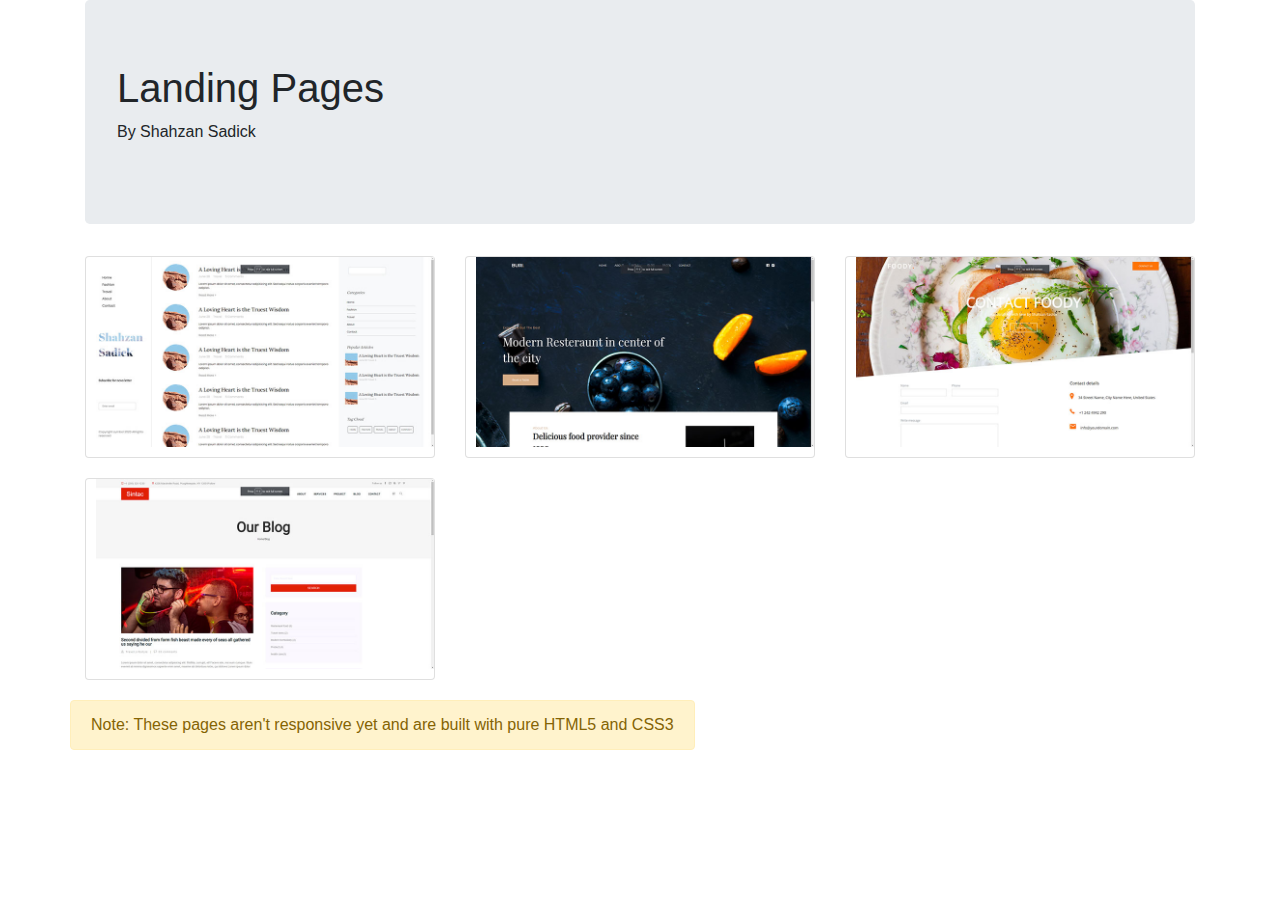
<file: index.html>
<!DOCTYPE html>
<html>
<head>
	<title>Landing Pages</title>
	<meta charset="utf-8">
	<meta name="author" content="shahzan sadick">
	<meta name="viewport" content="width=device-width,initial-scale=1.0">
	<!-- CSS only -->
	<link rel="stylesheet" href="https://stackpath.bootstrapcdn.com/bootstrap/4.5.2/css/bootstrap.min.css" integrity="sha384-JcKb8q3iqJ61gNV9KGb8thSsNjpSL0n8PARn9HuZOnIxN0hoP+VmmDGMN5t9UJ0Z" crossorigin="anonymous">

	<!-- JS, Popper.js, and jQuery -->
	<script src="https://code.jquery.com/jquery-3.5.1.slim.min.js" integrity="sha384-DfXdz2htPH0lsSSs5nCTpuj/zy4C+OGpamoFVy38MVBnE+IbbVYUew+OrCXaRkfj" crossorigin="anonymous"></script>
	<script src="https://cdn.jsdelivr.net/npm/popper.js@1.16.1/dist/umd/popper.min.js" integrity="sha384-9/reFTGAW83EW2RDu2S0VKaIzap3H66lZH81PoYlFhbGU+6BZp6G7niu735Sk7lN" crossorigin="anonymous"></script>
	<script src="https://stackpath.bootstrapcdn.com/bootstrap/4.5.2/js/bootstrap.min.js" integrity="sha384-B4gt1jrGC7Jh4AgTPSdUtOBvfO8shuf57BaghqFfPlYxofvL8/KUEfYiJOMMV+rV" crossorigin="anonymous"></script>
	<style type="text/css">
		.jumbotron {
			
		}
		.card {
			padding-bottom: 10px;
			margin-bottom: 20px;
		}
		.card img {
			width: 100%;
			height: auto;
		}

		.card h3 {
			margin-top: 20px;
		}

		.card h3, .card p,.card a {
			margin-left: 10px;
		}
	</style>

</head>
<body>
	<div class="container">
		<div class="jumbotron">
			<h1>Landing Pages</h1>
			<p>By Shahzan Sadick</p>
		</div>
		<div class="row">
				<div class="col-md-4">
					<div class="card">
						<a href="andrea/index.html"><img src="images/andrea700px.jpg"></a>
						<!--<h3>Name</h3>
						<p>Description</p>
						<a href="andrea/index.html"><button class="btn btn-primary">view</button></a>-->
					</div>
				</div>
				<div class="col-md-4">
					<div class="card">
						<a href="buri/index.html"><img src="images/buri700px.jpg"></a>
						<!--<h3>Name</h3>
						<p>Description</p>
						<a href="buri/index.html"><button class="btn btn-primary">view</button></a>-->
					</div>
				</div>
				<div class="col-md-4">
					<div class="card">
						<a href="foody/contact.html"><img src="images/foodie700px.jpg"></a>
						<!--<h3>Name</h3>
						<p>Description</p>
						<a href="foody/contact.html"><button class="btn btn-primary">view</button></a>-->
					</div>
				</div>
				<div class="col-md-4">
					<div class="card">
						<a href="sintec/index.html"><img src="images/sintac700px.jpg"></a>
						<!--<h3>Name</h3>
						<p>Description</p>
						<a href="sintec/index.html"><button class="btn btn-primary">view</button></a>-->
					</div>
				</div>
			</div>
		<div class="row">
			<div class="alert alert-warning" role="alert">
			  Note: These pages aren't responsive yet and are built with pure HTML5 and CSS3
			</div>
		</div>
	</div>

</body>
</html>
</file>
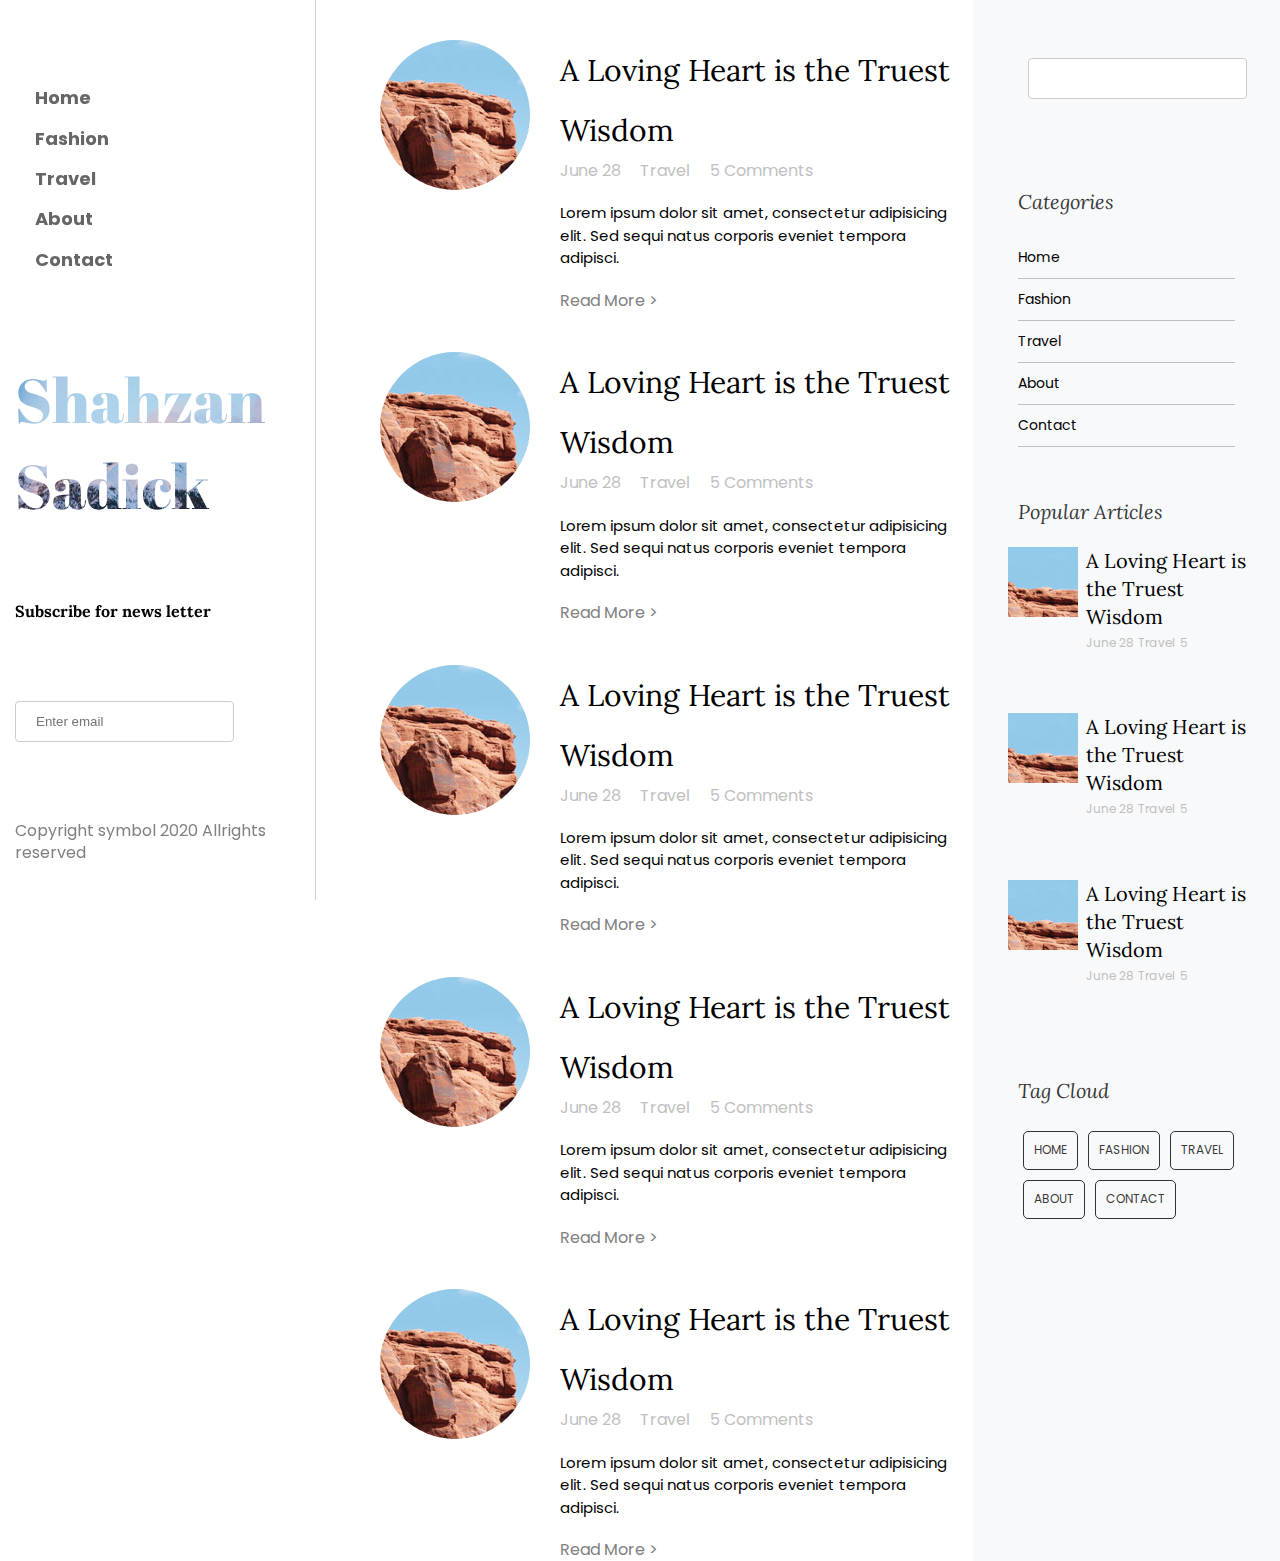
<file: andrea/index.html>
<!DOCTYPE html>
<html>
<head>
	<title>Shahzan Sadick</title>
	<meta charset="utf-8">
	<meta name="Author" content="Shahzan">
	<meta name="Description" content="This is my blog">
	<meta name="viewport" content="width=device-width,initial-scale=1.0">
	
	<link rel="stylesheet" type="text/css" href="css/style.css">
	<link href="https://fonts.googleapis.com/css?family=Abril+Fatface|Lora|Poppins&display=swap" rel="stylesheet">

</head>
<body>
<section>
	<div class="flex-item"></div>
	<div class="menu flex-container">
		<div class="list flex-item">
			<ul>
				<li><a href="#">Home</a></li>
				<li><a href="#">Fashion</a></li>
				<li><a href="#">Travel</a></li>
				<li><a href="#">About</a></li>
				<li><a href="#">Contact</a></li>
			</ul>
		</div>
		<div class="flex-item">
			<h1>Shahzan Sadick</h1>
		</div>
		<div class="flex-item">
			<h3>Subscribe for news letter</h3>
		</div>
		<div class="flex-item">
			<form>
				<input type="email" name="email"  placeholder="Enter email">
			</form>
		</div>
		<div class="flex-item">
			<p><a href="#">Copyright symbol 2020 Allrights reserved </a></p>
		</div>	
	</div>
</section>
<!-- main section --->
<div class="container">
	<div class="post-box">
		<div class="post-item">	
			<div class="post-image">
				<a href="#" class="figure"></a>
			</div>
			<div class="post-details">
				<div class="post-title">
					<h2>A Loving Heart is the Truest Wisdom</h2>
					<span>June 28</span>
					<span> Travel</span>
					<span>5 Comments</span>
				</div>
				<p>Lorem ipsum dolor sit amet, consectetur adipisicing elit. Sed sequi natus corporis eveniet tempora adipisci.</p>
				<a href="#">Read More ></a>
			</div>
		</div>
		<div class="post-item">	
			<div class="post-image">
				<a href="#" class="figure"></a>
			</div>
			<div class="post-details">
				<div class="post-title">
					<h2>A Loving Heart is the Truest Wisdom</h2>
					<span>June 28</span>
					<span> Travel</span>
					<span>5 Comments</span>
				</div>
				<p>Lorem ipsum dolor sit amet, consectetur adipisicing elit. Sed sequi natus corporis eveniet tempora adipisci.</p>
				<a href="#">Read More ></a>
			</div>
		</div>
		<div class="post-item">	
			<div class="post-image">
				<a href="#" class="figure"></a>
			</div>
			<div class="post-details">
				<div class="post-title">
					<h2>A Loving Heart is the Truest Wisdom</h2>
					<span>June 28</span>
					<span> Travel</span>
					<span>5 Comments</span>
				</div>
				<p>Lorem ipsum dolor sit amet, consectetur adipisicing elit. Sed sequi natus corporis eveniet tempora adipisci.</p>
				<a href="#">Read More ></a>
			</div>
		</div>
		<div class="post-item">	
			<div class="post-image">
				<a href="#" class="figure"></a>
			</div>
			<div class="post-details">
				<div class="post-title">
					<h2>A Loving Heart is the Truest Wisdom</h2>
					<span>June 28</span>
					<span> Travel</span>
					<span>5 Comments</span>
				</div>
				<p>Lorem ipsum dolor sit amet, consectetur adipisicing elit. Sed sequi natus corporis eveniet tempora adipisci.</p>
				<a href="#">Read More ></a>
			</div>
		</div>
		<div class="post-item">	
			<div class="post-image">
				<a href="#" class="figure"></a>
			</div>
			<div class="post-details">
				<div class="post-title">
					<h2>A Loving Heart is the Truest Wisdom</h2>
					<span>June 28</span>
					<span> Travel</span>
					<span>5 Comments</span>
				</div>
				<p>Lorem ipsum dolor sit amet, consectetur adipisicing elit. Sed sequi natus corporis eveniet tempora adipisci.</p>
				<a href="#">Read More ></a>
			</div>
		</div>
	</div>
	<!--sidebar-->
	<div class="sidebar">
		<form>
			<input type="text" name="search2">
		</form>
		<div class="categories">
			<h3>Categories</h3>
			<ul>
				<li><a href="#">Home</a></li>
				<li><a href="#">Fashion</a></li>
				<li><a href="#">Travel</a></li>
				<li><a href="#">About</a></li>
				<li><a href="#">Contact</a></li>
			</ul>
		</div>
		<div>
			<h3>Popular Articles</h3>
			<div class="article-instance">	
				<div class="art-image">
					<a href="#" class="image_1"></a>
				</div>
				<div class="art-details">
					<div>
						<h2>A Loving Heart is the Truest Wisdom</h2>
						<span>June 28</span>
						<span> Travel</span>
						<span>5 </span>
					</div>
				</div>
			</div>
			<div class="article-instance">	
				<div class="art-image">
					<a href="#" class="image_1"></a>
				</div>
				<div class="art-details">
					<div>
						<h2>A Loving Heart is the Truest Wisdom</h2>
						<span>June 28</span>
						<span> Travel</span>
						<span>5 </span>
					</div>
				</div>
			</div>
			<div class="article-instance">	
				<div class="art-image">
					<a href="#" class="image_1"></a>
				</div>
				<div class="art-details">
					<div>
						<h2>A Loving Heart is the Truest Wisdom</h2>
						<span>June 28</span>
						<span> Travel</span>
						<span>5 </span>
					</div>
				</div>
			</div>
		</div>
		<div  class="tagcloud">
			<h3>Tag Cloud</h2>
			<div class="tags">
				<a href="#">Home</a>
				<a href="#">Fashion</a>
				<a href="#">Travel</a>
				<a href="#">About</a>
				<a href="#">Contact</a>
			</div>
		</div>

	</div>
</div>
</body>
</html>
</file>
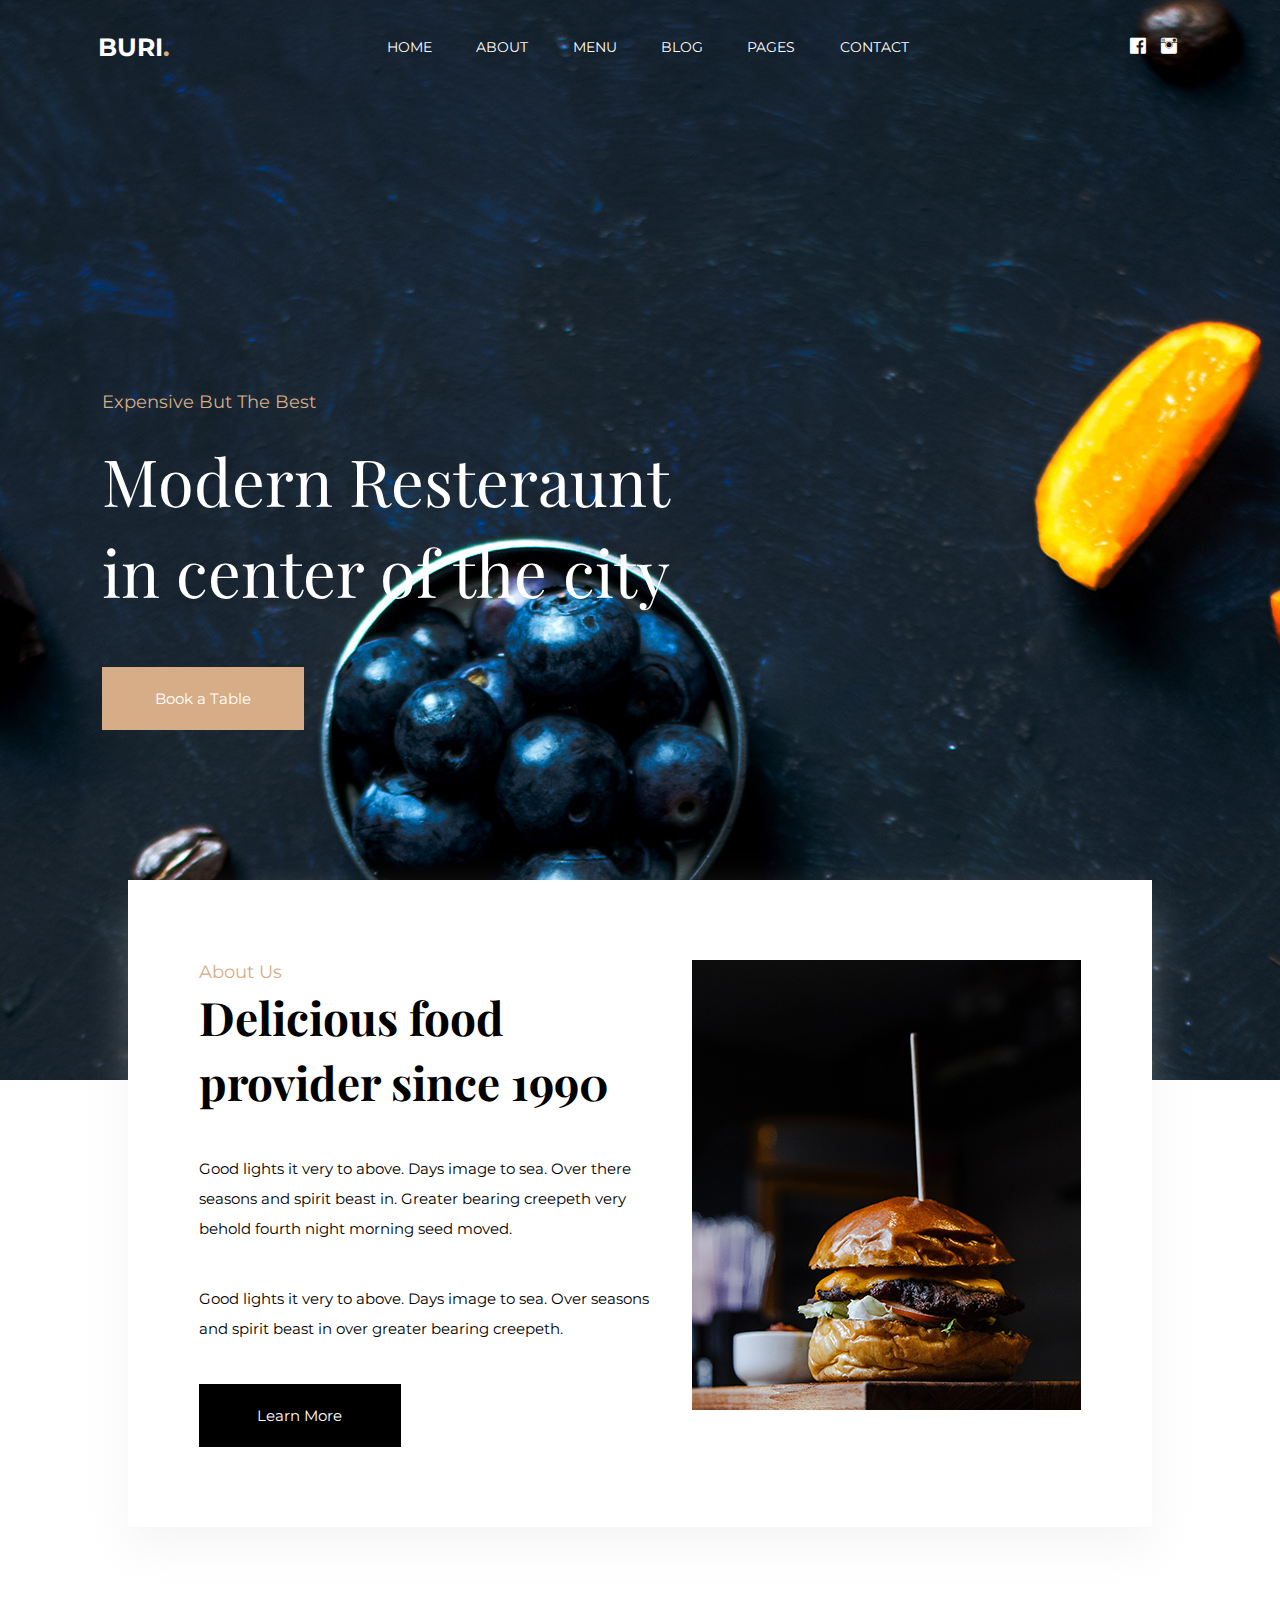
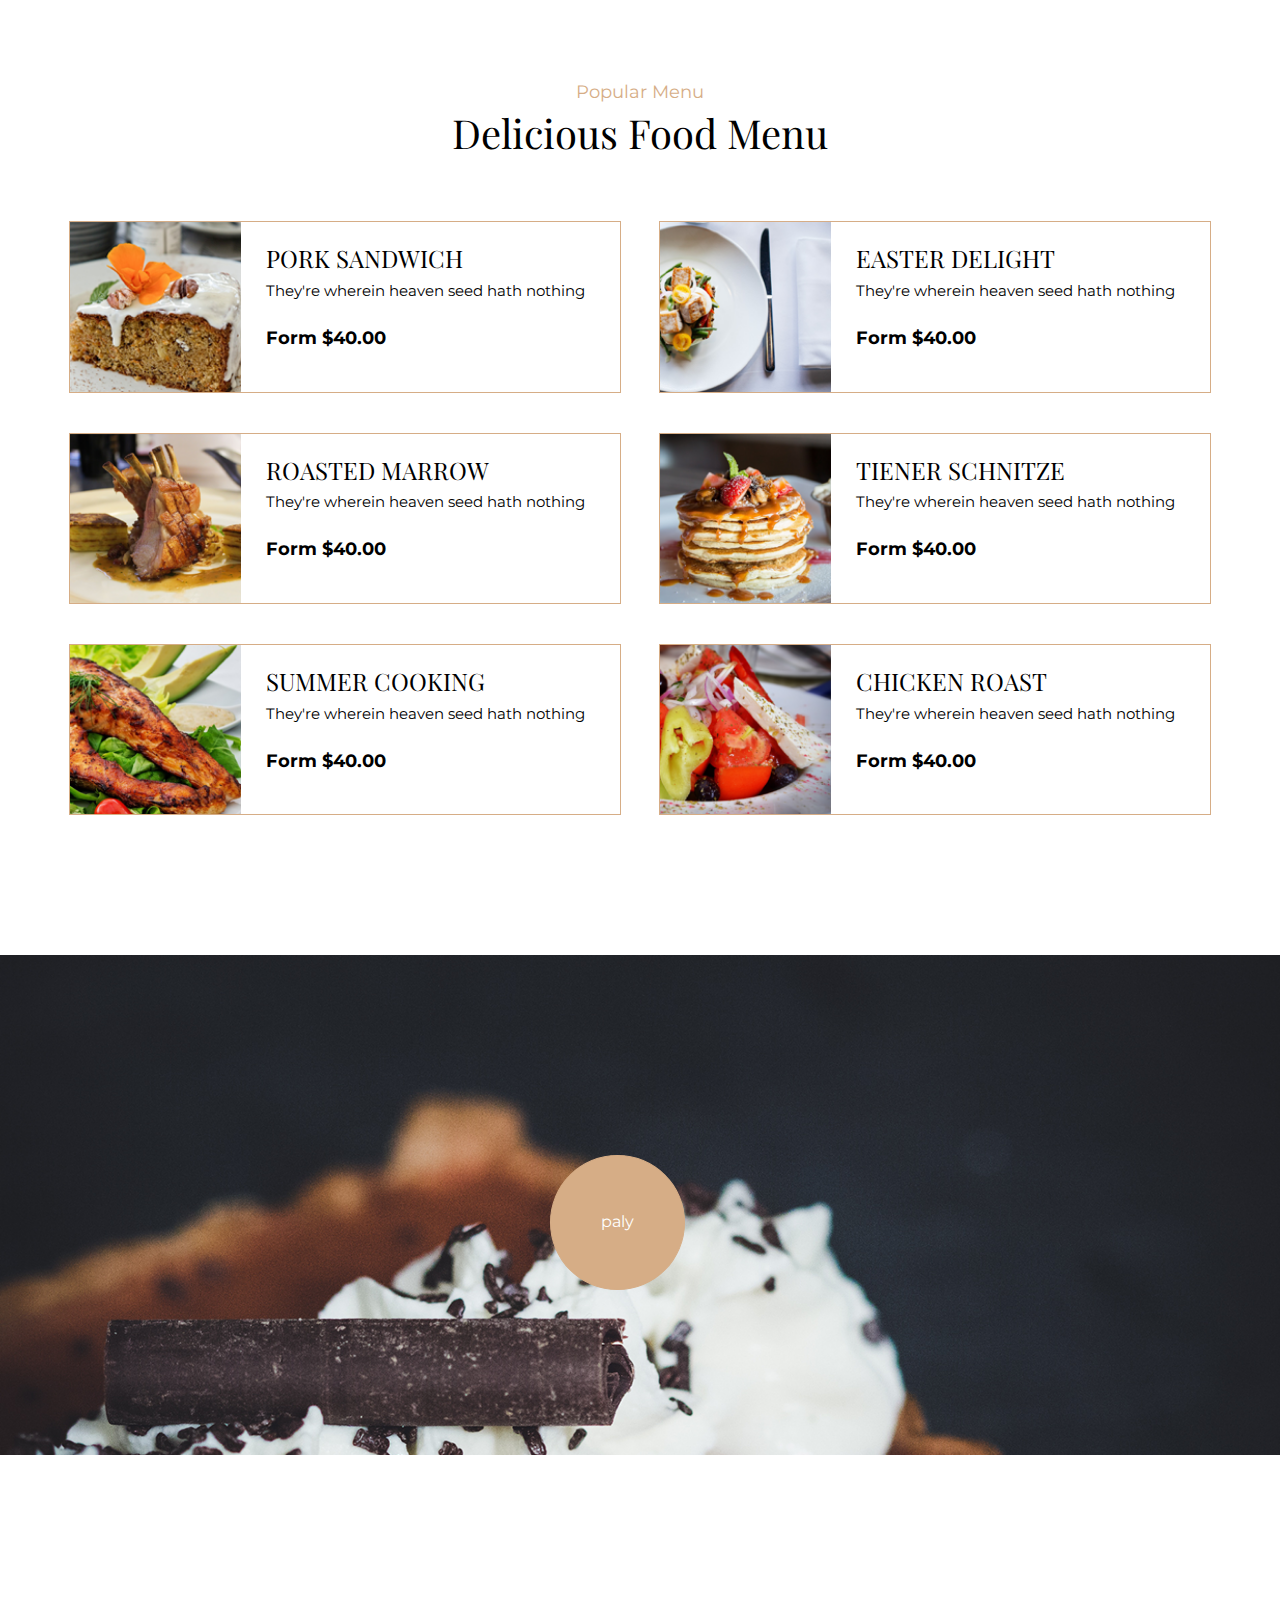
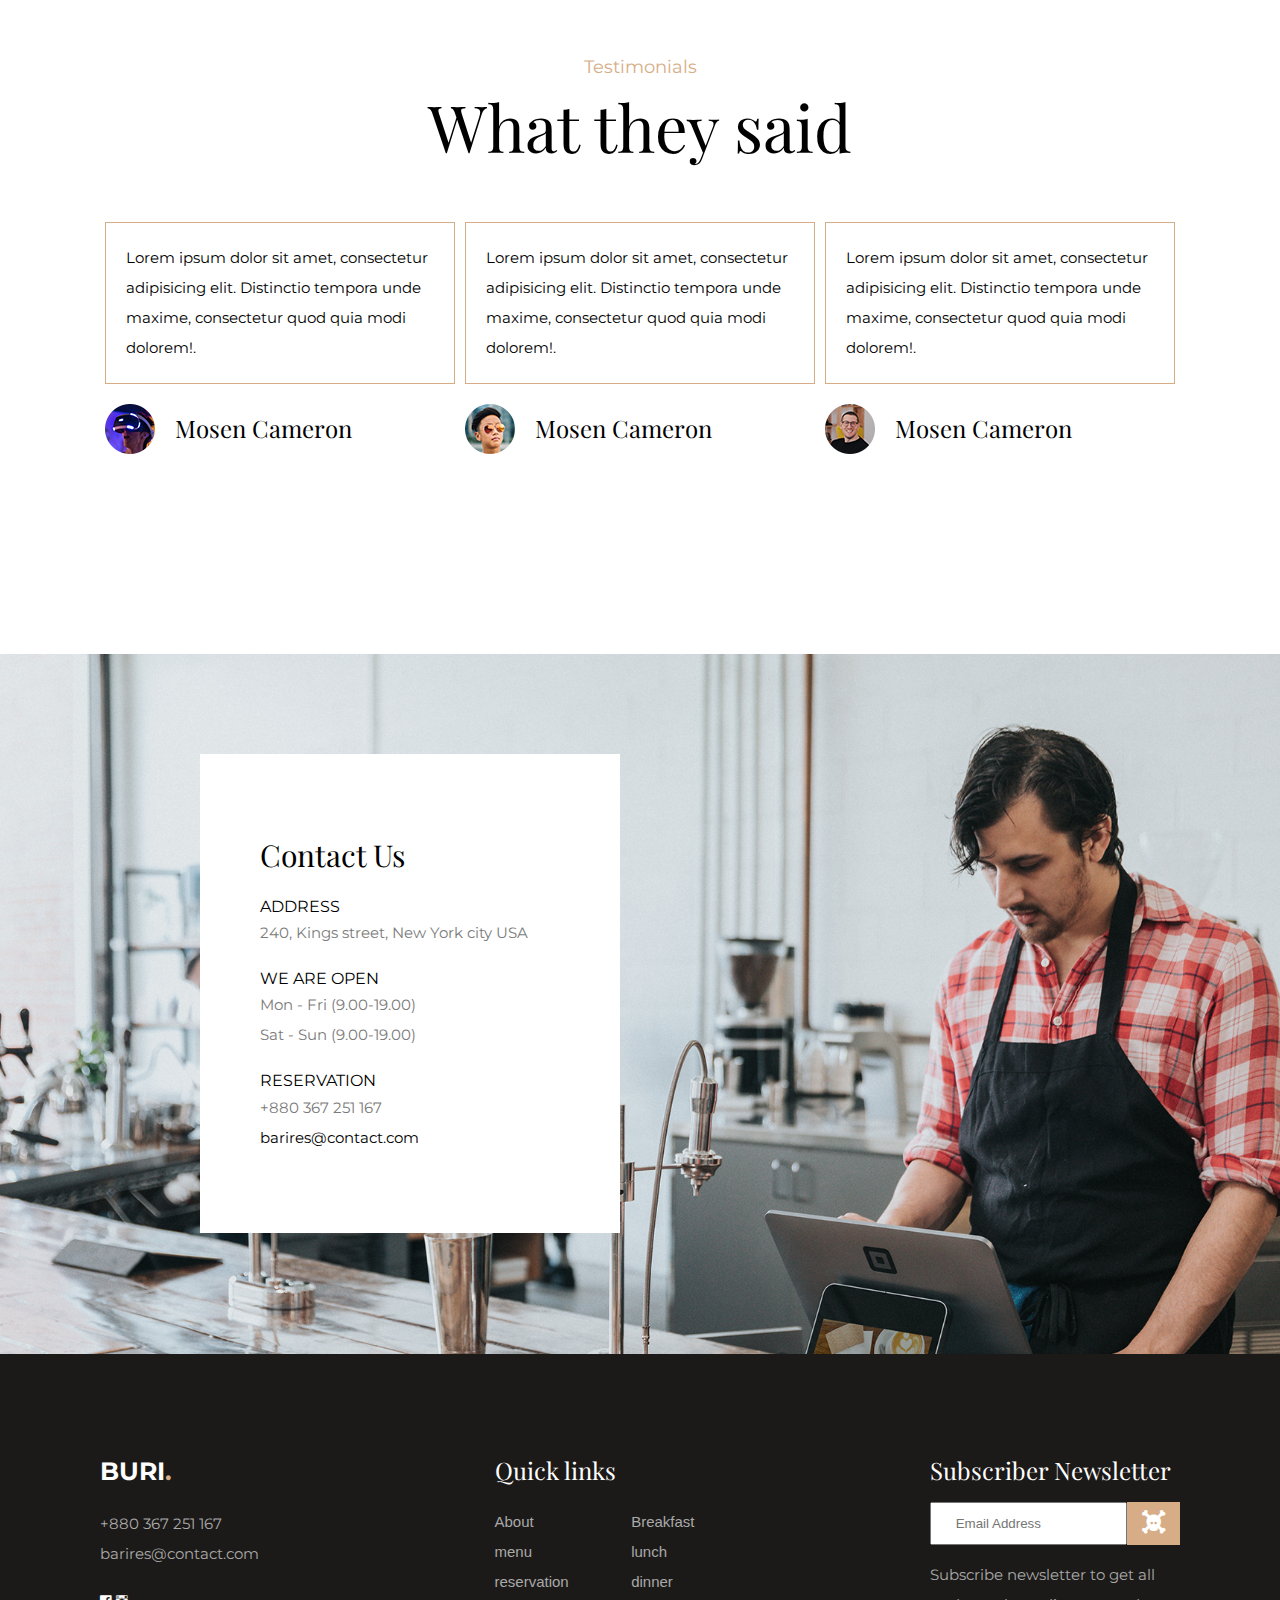
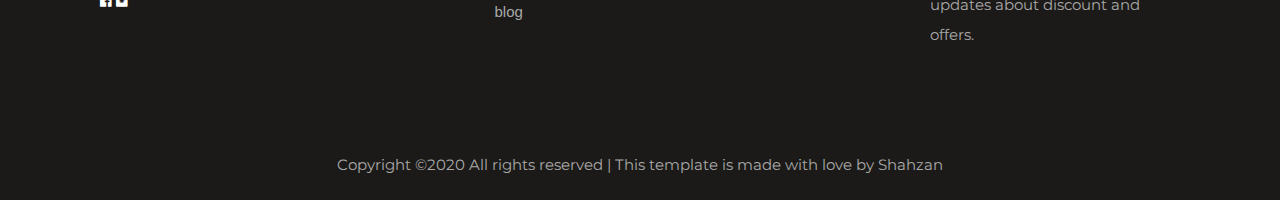
<file: buri/index.html>
<!DOCTYPE html>
<html>
<head>
	<title>BURI.</title>
	<meta charset="utf-8">
	<meta name="description" content="High end restraunt">
	<meta name="author" content="Shahzan Sadick">
	<meta  name="keywords" content="BURI,restraunt,food,lexury">
	<meta name="viewport" content="width=device-width,initial-scale=1.0">

	<link href="https://fonts.googleapis.com/css?family=Montserrat|Playfair+Display&display=swap" rel="stylesheet">
	<link rel="stylesheet" type="text/css" href="css/style.css">
	<link rel="stylesheet" type="text/css" href="css/icons.css">
</head>
<body>

<!--The banner --->
<section>
	<div class="grouping hero">
		<!--The navigation bar-->
		<section>
			<div class="main-nav">
				<a href="#" class="logo">Buri<span class="skin">.</span></a>
				<div class="nav-list">
					<ul>
						<li><a href="#">home</a></li>
						<li><a href="#">about</a></li>
						<li><a href="#">menu</a></li>
						<li><a href="#">blog</a></li>
						<li><a href="#">pages</a></li>
						<li><a href="#">Contact</a></li>
					</ul>
				</div>
				<div class="nav-side">
					<ul>
						<li><a href="#"><span class="icon fi-social-facebook white"></span></a></li>
						<li><a href="#"><span class="icon fi-social-instagram white"></span></a></li>
					</ul>
				</div>
			</div>
		</section>
		<!-- end of Navigation -->
		<div class="welcome-div">
			<h4>Expensive But The Best</h4>
			<h1>Modern Resteraunt in center of the city</h1>
			<a href="#" class="button btn-skin">Book a Table</a>
		</div>
	</div>
</section>
<!--end of Banner -->
<!-- About us --->
<section>
	<div class="container-abt">
		<div class="about">
			<div class="abt">
				<h4>About Us</h4>
				<h1>Delicious food provider since 1990</h1>
				<p>Good lights it very to above. Days image to sea. Over there seasons and spirit beast in. Greater bearing creepeth very behold fourth night morning seed moved.</p>
				<p>Good lights it very to above. Days image to sea. Over seasons and spirit beast in over greater bearing creepeth.</p>
				<a href="#" class="button btn-black">Learn More</a>
			</div>
			<div>
				<img src="img/about.png">
			</div>
		</div>
	</div>
</section>
<!-- end of About us-->
<!--Menu-->
<section>
	<div class="food-menu">
		<h4>Popular Menu</h4>
		<h1>Delicious Food Menu</h1>
		<div class="flex-wrap">
			<div class="menu-item">
				<div>
					<img src="img/food_menu/single_food_1.png">
				</div>
				<div class="flex-col">
					<h3>PORK SANDWICH</h3>
					<p>They're wherein heaven seed hath nothing</p>
					<h4 class="price">Form $40.00</h4>
				</div>
			</div>
			<div class="menu-item">
				<div>
					<img src="img/food_menu/single_food_2.png">
				</div>
				<div class="flex-col">
					<h3>EASTER DELIGHT</h3>
					<p>They're wherein heaven seed hath nothing</p>
					<h4 class="price">Form $40.00</h4>
				</div>	
			</div>
			<div class="menu-item">
				<div>
					<img src="img/food_menu/single_food_3.png">
				</div>
				<div class="flex-col">
					<h3>ROASTED MARROW</h3>
					<p>They're wherein heaven seed hath nothing</p>
					<h4 class="price">Form $40.00</h4>
				</div>
			</div>
			<div class="menu-item">
				<div>
					<img src="img/food_menu/single_food_4.png">
				</div>
				<div class="flex-col">
					<h3>TIENER SCHNITZE</h3>
					<p>They're wherein heaven seed hath nothing</p>
					<h4 class="price">Form $40.00</h4>
				</div>
			</div>
			<div class="menu-item">
				<div>
					<img src="img/food_menu/single_food_5.png">
				</div>
				<div class="flex-col">
					<h3>SUMMER COOKING</h3>
					<p>They're wherein heaven seed hath nothing</p>
					<h4 class="price">Form $40.00</h4>
				</div>
			</div>
			<div class="menu-item">
				<div>
					<img src="img/food_menu/single_food_6.png">
				</div>
				<div class="flex-col">
					<h3>CHICKEN ROAST</h3>
					<p>They're wherein heaven seed hath nothing</p>
					<h4 class="price">Form $40.00</h4>
				</div>
			</div>
		</div>
	</div>
</section>
<!--end of Menu -->
<!-- video -->
<section>
	<div class="video">
		<a href="#" class="play-button">paly</a>
	</div>
</section>
<!--End of video -->
<!-- Testimonials-->
<section>
	<div >
		<div class="testimonial">
			<h4>Testimonials</h4>
			<h1>What they said</h1>
			<div class="carousel">
				<div class="item">
					<p class="quote">Lorem ipsum dolor sit amet, consectetur adipisicing elit. Distinctio tempora unde maxime, consectetur quod quia modi dolorem!.</p>
					<div class="details">
							<img src="img/client/client_1.png">
						<h3>Mosen Cameron</h3>
					</div>
				</div>
				<div class="item">
					<p class="quote">Lorem ipsum dolor sit amet, consectetur adipisicing elit. Distinctio tempora unde maxime, consectetur quod quia modi dolorem!.</p>
					<div class="details">
							<img src="img/client/client_2.png">
						<h3>Mosen Cameron</h3>
					</div>
				</div>
				<div class="item">
					<p class="quote">Lorem ipsum dolor sit amet, consectetur adipisicing elit. Distinctio tempora unde maxime, consectetur quod quia modi dolorem!.</p>
					<div class="details">
							<img src="img/client/client_3.png">
						<h3>Mosen Cameron</h3>
					</div>
				</div>
			</div>
		</div>
	</div>
</section>
<!--End of testimonials-->
<!-- Contact -->
<section>
	<div class="contact">
		<div class="card1">
			<h1>Contact Us</h1>
			<h2>Address</h2>
			<p>240, Kings street, New York city USA</p>
			<h2>we are open</h2>
			<p>Mon - Fri (9.00-19.00)</p>
			<p>Sat - Sun (9.00-19.00)</p>
			<h2>Reservation</h2>
			<p>+880 367 251 167</p>
			<p class="email">barires@contact.com</p>
		</div>
	</div>
</section>
<!-- end of contact -->
<!-- Footer -->
<section>
	<div class="footer">
		<div class="top">
			<div class="col-1">
				<a href="#" class="logo">Buri<span class="skin">.</span></a>
				<br>
				<p>+880 367 251 167</p>
				<p class="email">barires@contact.com</p>
				<br>
				<a href="#"><span class="icon fi-social-facebook white"></span></a>
				<a href="#"><span class="icon fi-social-instagram white"></span></a>	
			</div>
			<div class="col-2">
				<h3>Quick links</h3>
				<div class="quick-links">
					<ul class="list-1">
						<li>About</li>
						<li>menu</li>
						<li>reservation</li>
						<li>blog</li>
					</ul>
					<ul class="list-2">
						<li>Breakfast</li>
						<li>lunch</li>
						<li>dinner</li>
					</ul>		
				</div>			
			</div>
			<div class="col-3">
				<h3>Subscriber Newsletter</h3>
				<form class="inputAddOn">
					<input class="inputAddOnField" type="email" name="email" placeholder=" Email Address">
					<span class="inputAddOnItem"><span class="icon fi-skull skull"></span></span>
				</form>
				<p>Subscribe newsletter to get all updates about discount and offers.</p>
			</div>
		</div>
		<div class="bottom">
			<p>Copyright ©2020 All rights reserved | This template is made with love by Shahzan</p>
		</div>
	</div>
</section>
<!-- End of footer -->

</body>
</html>
</file>
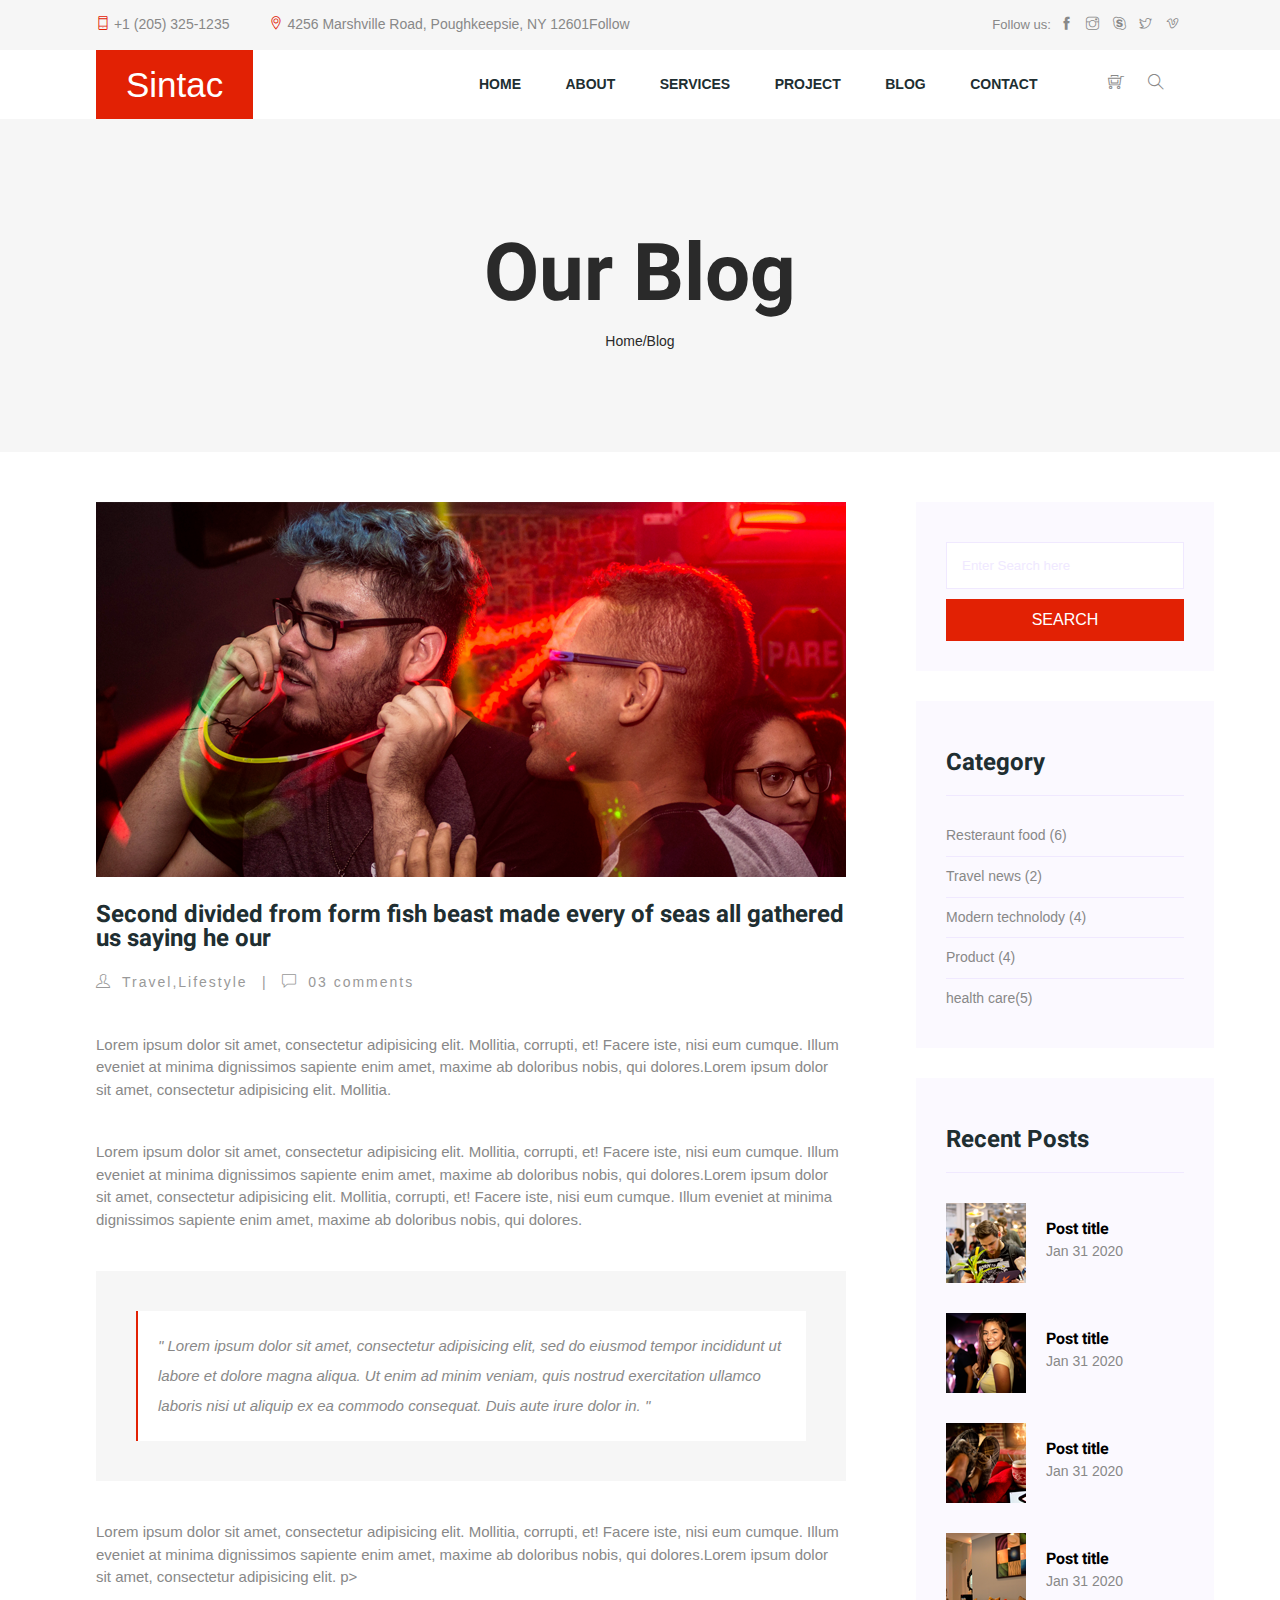
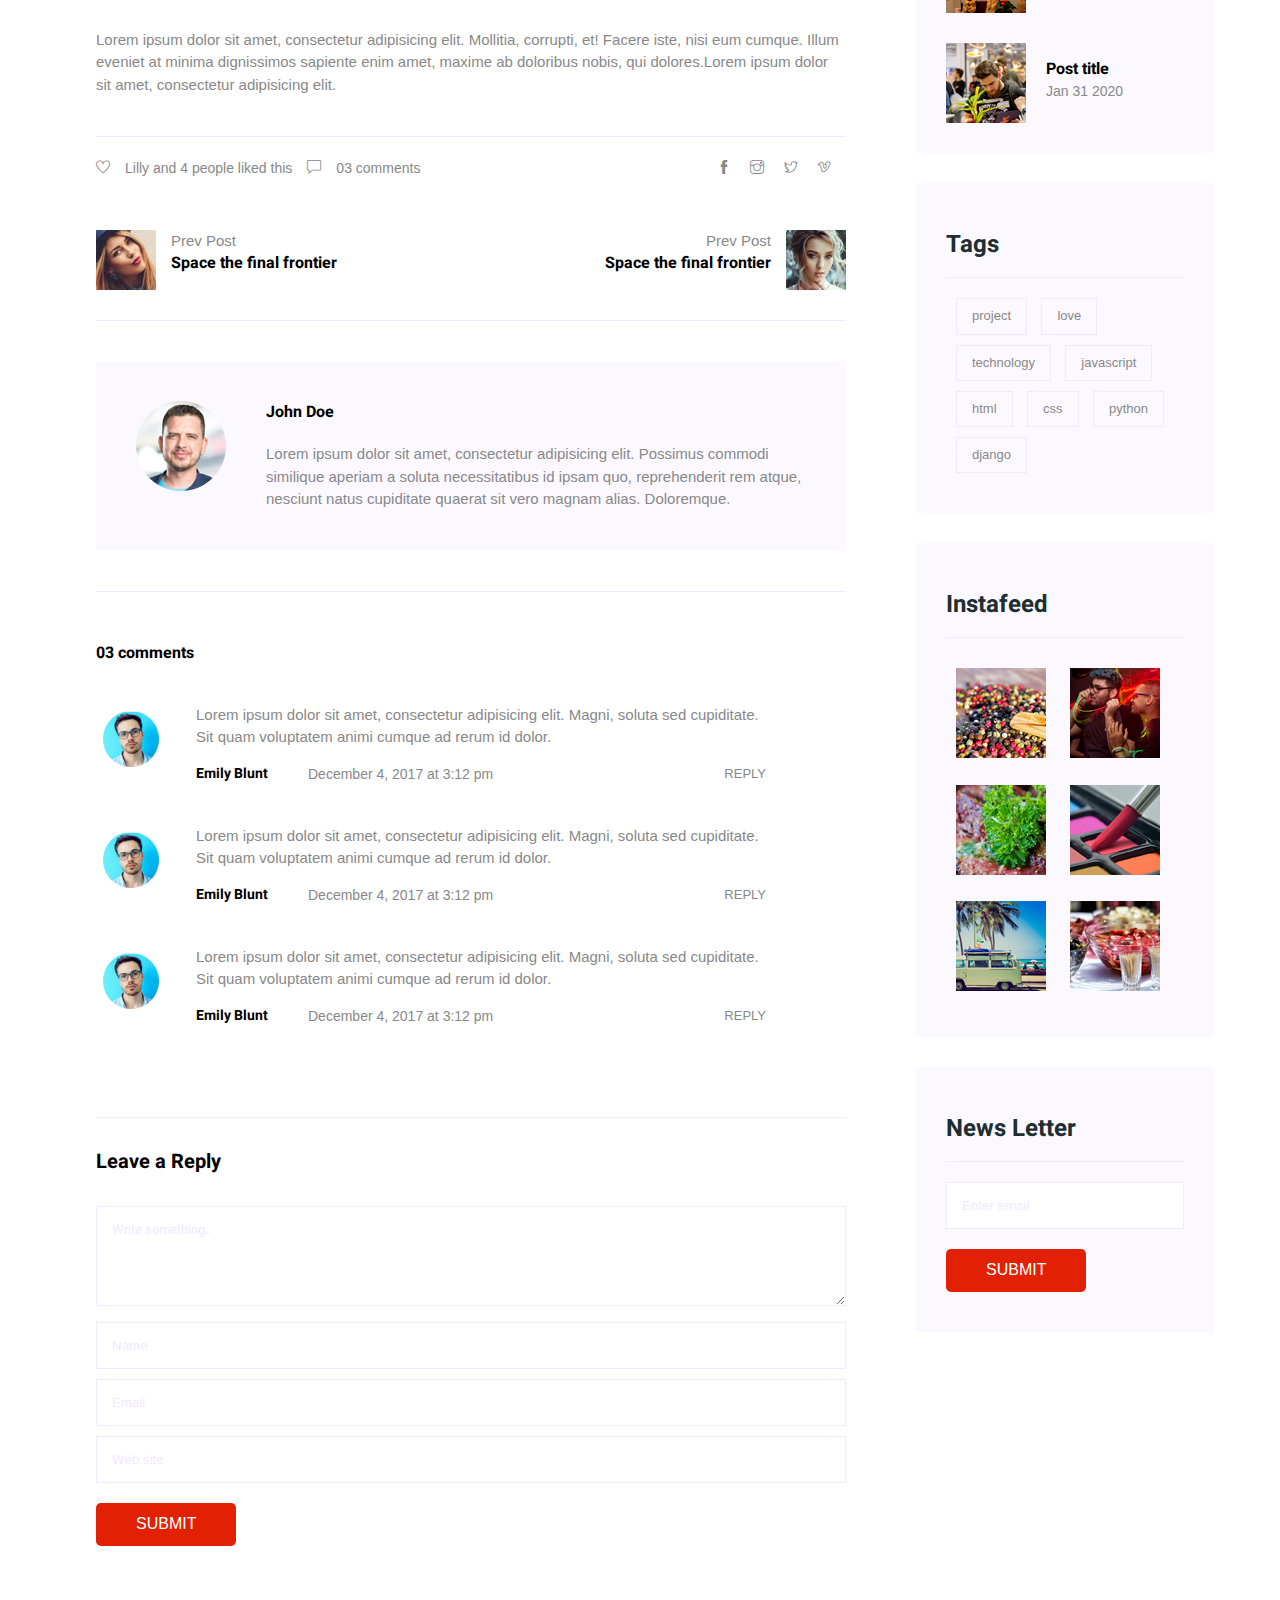
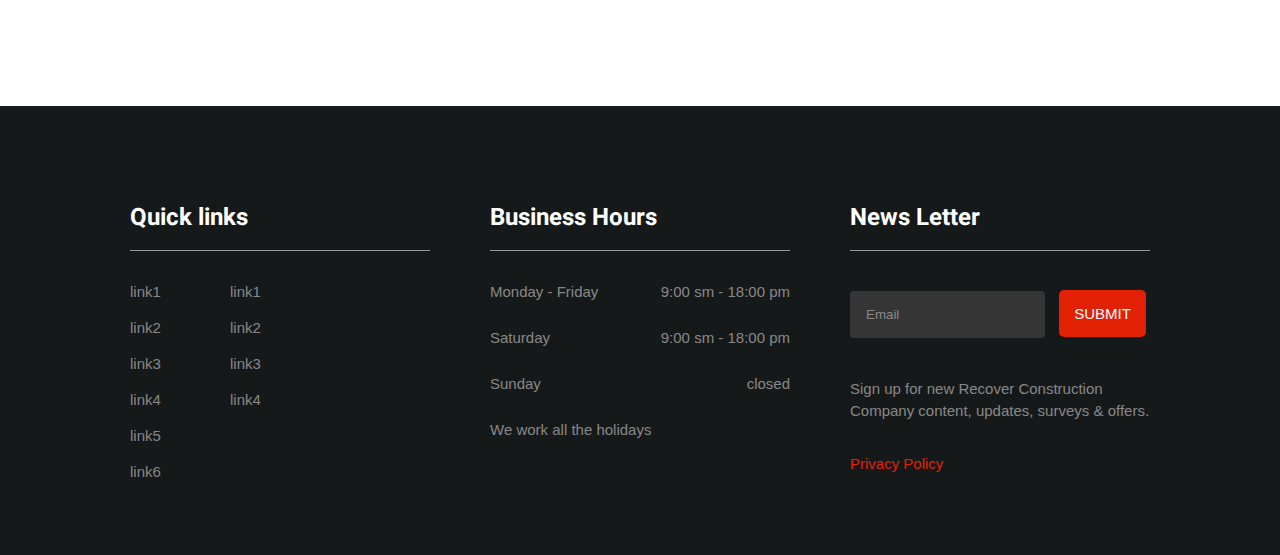
<file: sintec/index.html>
<!DOCTYPE html>
<html>
<head>
	<title>Sintec Blog</title>
	<meta charset="utf-8">
	<meta name="Author" content="Shahzan Sadick">
	<meta name="Keywords" content="blog,sintec,css,html">
	<meta name="viewport" content="width=device-width,initial-scale=1.0">
	
	<link rel="icon" type="image/png" href="img/favicon.png">
	<link rel="stylesheet" type="text/css" href="css/style.css">
	<link rel="stylesheet" type="text/css" href="css/themify_icons.css">
	<link href="https://fonts.googleapis.com/css?family=Heebo|Roboto&display=swap" rel="stylesheet">
	
</head>
<body>
<section>
	<div class="header">
		<div class="gray-bg">
			<div class="container">
				<div class="headbar d-flex">
					<div class="hf-item">
						<span class="ti-mobile company-red"></span>
						<span class="red-hover">+1 (205) 325-1235</span>
					</div>
					<div class="hf-item">
						<span class="ti-location-pin company-red"></span>
						<span class="red-hover">4256 Marshville Road, Poughkeepsie, NY 12601Follow</span>
					</div>
					<div class="hf-item">
						<span class="red-hover">Follow us:</span>
						<span class="icon ti-facebook red-hover"></span>
						<span class="icon ti-instagram red-hover"></span>
						<span class="icon ti-skype red-hover"></span>
						<span class="icon ti-twitter red-hover"></span>
						<span class="icon ti-vimeo red-hover"></span>
					</div>
			</div>
			</div>
		</div>
		<div class="container">
			<div class="nav-bar d-flex">
				<div class="logo">
					<a href="#">Sintac</a>
				</div>
				<div class="menu">
					<ul>
						<li><a href="#">home</a></li>
						<li><a href="#">about</a></li>
						<li><a href="#">services</a></li>
						<li><a href="#">project</a></li>
						<li><a href="#">blog</a></li>
						<li><a href="#">contact</a></li>
					</ul>
				</div>
				<div class="nav-bar-side">
					<span class="ti-shopping-cart-full"></span>
					<span class="ti-search"></span>
				</div>
			</div>
		</div>			
	</div>
</section>
<!---Jumbotron-->
<section>
	<div class="jumbotron gray-bg">
		<div>
			<h1>Our Blog</h1>
			<p>Home/Blog</p>
		</div>
	</div>
</section>
<!--Main-->
<section>
	<div class="container">
		<div class="d-flex">
			<div class="main-content">
				<div class="post">
					<figure>
						<img src="img/blog/main-blog/m-blog-1.jpg">
					</figure>
					<h2>Second divided from form fish beast made every of seas all gathered us saying he our</h2>
					<div class="subhead">
						<span><span class="ti-user"></span>Travel,Lifestyle</span>
						<span>|</span>
						<span><span class="ti-comment"></span>03 comments</span>
					</div>
					<p>Lorem ipsum dolor sit amet, consectetur adipisicing elit. Mollitia, corrupti, et! Facere iste, nisi eum cumque. Illum eveniet at minima dignissimos sapiente enim amet, maxime ab doloribus nobis, qui dolores.Lorem ipsum dolor sit amet, consectetur adipisicing elit. Mollitia.</p>
					<p>Lorem ipsum dolor sit amet, consectetur adipisicing elit. Mollitia, corrupti, et! Facere iste, nisi eum cumque. Illum eveniet at minima dignissimos sapiente enim amet, maxime ab doloribus nobis, qui dolores.Lorem ipsum dolor sit amet, consectetur adipisicing elit. Mollitia, corrupti, et! Facere iste, nisi eum cumque. Illum eveniet at minima dignissimos sapiente enim amet, maxime ab doloribus nobis, qui dolores.</p>
					<div class="block-quote">
						<p class="border-red">
							" Lorem ipsum dolor sit amet, consectetur adipisicing elit, sed do eiusmod
							tempor incididunt ut labore et dolore magna aliqua. Ut enim ad minim veniam,
							quis nostrud exercitation ullamco laboris nisi ut aliquip ex ea commodo
							consequat. Duis aute irure dolor in. "
						</p>
					</div>
					<p>Lorem ipsum dolor sit amet, consectetur adipisicing elit. Mollitia, corrupti, et! Facere iste, nisi eum cumque. Illum eveniet at minima dignissimos sapiente enim amet, maxime ab doloribus nobis, qui dolores.Lorem ipsum dolor sit amet, consectetur adipisicing elit. p>
					<p>Lorem ipsum dolor sit amet, consectetur adipisicing elit. Mollitia, corrupti, et! Facere iste, nisi eum cumque. Illum eveniet at minima dignissimos sapiente enim amet, maxime ab doloribus nobis, qui dolores.Lorem ipsum dolor sit amet, consectetur adipisicing elit. </p>
				</div>
				<div class="like-share-comment d-flex">
					<div>
						<span><span class="ti-heart"></span>Lilly and 4 people liked this</span>
					</div>
					<div>
						<span><span class="ti-comment"></span>03 comments</span>
					</div>
					<div>
						<span class="ti-facebook red-hover"></span>
						<span class="ti-instagram red-hover"></span>
						<span class="ti-twitter red-hover"></span>
						<span class="ti-vimeo red-hover"></span>
					</div>
				</div>
				<div class="prev-next d-flex">
					<div class="prev">
						<img src="img/blog/prev.jpg">
						<div>
							<p>Prev Post</p>
							<h4>Space the final frontier</h4>
						</div>
					</div>
					<div class="next">
						<img src="img/blog/next.jpg">
						<div>
							<p>Prev Post</p>
							<h4>Space the final frontier</h4>
						</div>
					</div>
				</div>
				<div class="author grouping">
					<img src="img/blog/author.png">
					<div class="author-content">
						<h4>John Doe</h4>
						<p>Lorem ipsum dolor sit amet, consectetur adipisicing elit. Possimus commodi similique aperiam a soluta necessitatibus id ipsam quo, reprehenderit rem atque, nesciunt natus cupiditate quaerat sit vero magnam alias. Doloremque.</p>
					</div>
				</div>
				<div class="comments">
					<h4>03 comments</h4>
					<div class="comment-item grouping">
						<img src="img/blog/c1.png">
						<div class="com">
							<p>Lorem ipsum dolor sit amet, consectetur adipisicing elit. Magni, soluta sed cupiditate. Sit quam voluptatem animi cumque ad rerum id dolor.</p>
							<div class="d-flex">
								<h4 class="hf-item name">Emily Blunt</h4>
								<p class="hf-item date">December 4, 2017 at 3:12 pm</p>
								<p class="hf-item rply">REPLY</p>
							</div>
						</div>
					</div>
					<div class="comment-item grouping">
						<img src="img/blog/c1.png">
						<div class="com">
							<p>Lorem ipsum dolor sit amet, consectetur adipisicing elit. Magni, soluta sed cupiditate. Sit quam voluptatem animi cumque ad rerum id dolor.</p>
							<div class="d-flex">
								<h4 class="hf-item name">Emily Blunt</h4>
								<p class="hf-item date">December 4, 2017 at 3:12 pm</p>
								<p class="hf-item rply">REPLY</p>
							</div>
						</div>
					</div>
					<div class="comment-item grouping">
						<img src="img/blog/c1.png">
						<div class="com">
							<p>Lorem ipsum dolor sit amet, consectetur adipisicing elit. Magni, soluta sed cupiditate. Sit quam voluptatem animi cumque ad rerum id dolor.</p>
							<div class="d-flex">
								<h4 class="hf-item name">Emily Blunt</h4>
								<p class="hf-item date">December 4, 2017 at 3:12 pm</p>
								<p class="hf-item rply">REPLY</p>
							</div>
						</div>
					</div>
				</div>
				<div class="form">
					<h4>Leave a Reply</h4>
					<form>
						<textarea placeholder="Write something.."></textarea>
						<input type="text" name="u-name" placeholder="Name">
						<input type="email" name="u-email" placeholder="Email">
						<input type="text" name="website" placeholder="Web site">
						<a type="submit" class="button btn-red">Submit</a>
					</form>
				</div>
			</div>
			<div class="side-content">
				<div class="card search">
					<form>
						<input type="text" name="search" placeholder="Enter Search here">
						<a type="submit" class="button btn-red btn-full">Search</a>
					</form>
				</div>
				<div class="card category">
					<h2>Category</h2>
					<ul>
						<li><a href="#">Resteraunt food (6)</a></li>
						<li><a href="#">Travel news (2)</a></li>
						<li><a href="#">Modern technolody (4)</a></li>
						<li><a href="#">Product (4)</a></li>
						<li><a href="#">health care(5)</a></li>
					</ul>
				</div>
				<div class="card">
					<h2>Recent Posts</h2>
					<ul>
						<li>
							<div class="post-itm grouping">
								<img src="img/blog/popular-post/post1.jpg" alt="">
								<div class="post-det">
									<h4>Post title</h4>
									<p>Jan 31 2020</p>
								</div>
							</div>
						</li>
						<li>
							<div class="post-itm grouping">
								<img src="img/blog/popular-post/post2.jpg" alt="">
								<div class="post-det">
									<h4>Post title</h4>
									<p>Jan 31 2020</p>
								</div>
							</div>
						</li>
						<li>
							<div class="post-itm grouping">
								<img src="img/blog/popular-post/post3.jpg" alt="">
								<div class="post-det">
									<h4>Post title</h4>
									<p>Jan 31 2020</p>
								</div>
							</div>
						</li>
						<li>
							<div class="post-itm grouping">
								<img src="img/blog/popular-post/post4.jpg" alt="">
								<div class="post-det">
									<h4>Post title</h4>
									<p>Jan 31 2020</p>
								</div>
							</div>
						</li>
						<li>
							<div class="post-itm grouping">
								<img src="img/blog/popular-post/post1.jpg" alt="">
								<div class="post-det">
									<h4>Post title</h4>
									<p>Jan 31 2020</p>
								</div>
							</div>
						</li>
					</ul>
				</div>
				<div class="tag-sec card">
					<h2>Tags</h2>
					<ul>
						<li><a href="#" class="tag-item">project</a></li>
						<li><a href="#" class="tag-item">love</a></li>
						<li><a href="#" class="tag-item">technology</a></li>
						<li><a href="#" class="tag-item">javascript</a></li>
						<li><a href="#" class="tag-item">html</a></li>
						<li><a href="#" class="tag-item">css</a></li>
						<li><a href="#" class="tag-item">python</a></li>
						<li><a href="#" class="tag-item">django</a></li>
					</ul>
				</div>
				<div class="card insta-feed">
					<h2>Instafeed</h2>
					<ul>
						<li><img src="img/instagram/widget-i1.png" alt="instafeed"></li>
						<li><img src="img/instagram/widget-i2.png" alt="instafeed"></li>
						<li><img src="img/instagram/widget-i3.png" alt="instafeed"></li>
						<li><img src="img/instagram/widget-i4.png" alt="instafeed"></li>
						<li><img src="img/instagram/widget-i5.png" alt="instafeed"></li>
						<li><img src="img/instagram/widget-i6.png" alt="instafeed"></li>
					</ul>
				</div>
				<div class="card call-to-action">
					<h2>News Letter</h2>
					<form>
						<input type="text" name="newsletter" placeholder="Enter email">
						<a type="submit" class="button btn-red">Submit</a>
					</form>
				</div>
			</div>
		</div>
	</div>
</section>
<!-- Footer ------->
<section>
	<div class="footer d-flex">
		<div class=" col col-1">
			<h2>Quick links</h2>
			<div class="useful-links d-flex">
				<ul>
					<li><a href="#">link1</a></li>
					<li><a href="#">link2</a></li>
					<li><a href="#">link3</a></li>
					<li><a href="#">link4</a></li>
					<li><a href="#">link5</a></li>
					<li><a href="#">link6</a></li>
				</ul>
				<ul>
					<li><a href="#">link1</a></li>
					<li><a href="#">link2</a></li>
					<li><a href="#">link3</a></li>
					<li><a href="#">link4</a></li>
				</ul>
			</div>
		</div>
		<div class=" col col-2">
			<h2>Business Hours</h2>
			<div class="d-flex">
				<div class="d-item"><span>Monday - Friday</span></div>
				<div class="d-item"><span>9:00 sm - 18:00 pm</span></div>
			</div>
			<div class="d-flex">
				<div class="d-item"><span>Saturday</span></div>
				<div class="d-item"><span>9:00 sm - 18:00 pm</span></div>
			</div>
			<div class="d-flex">
				<div class="d-item"><span>Sunday</span></div>
				<div class="d-item"><span>closed</span></div>
			</div>
			<div class="d-flex">
				<div class="d-item"><span>We work all the holidays</span></div>
			</div>
		</div>
		<div class=" col col-3">
			<h2>News Letter</h2>
				<form>
					<input id="last" type="text" name="newsletter" placeholder="Email">
					<a type="submit" class="button btn-red">Submit</a>
				</form>
			<p>Sign up for new Recover Construction Company content, updates, surveys & offers.</p>
			<p class="company-red">Privacy Policy</p>
		</div>
	</div>
</section>
</body>
</html>
</file>
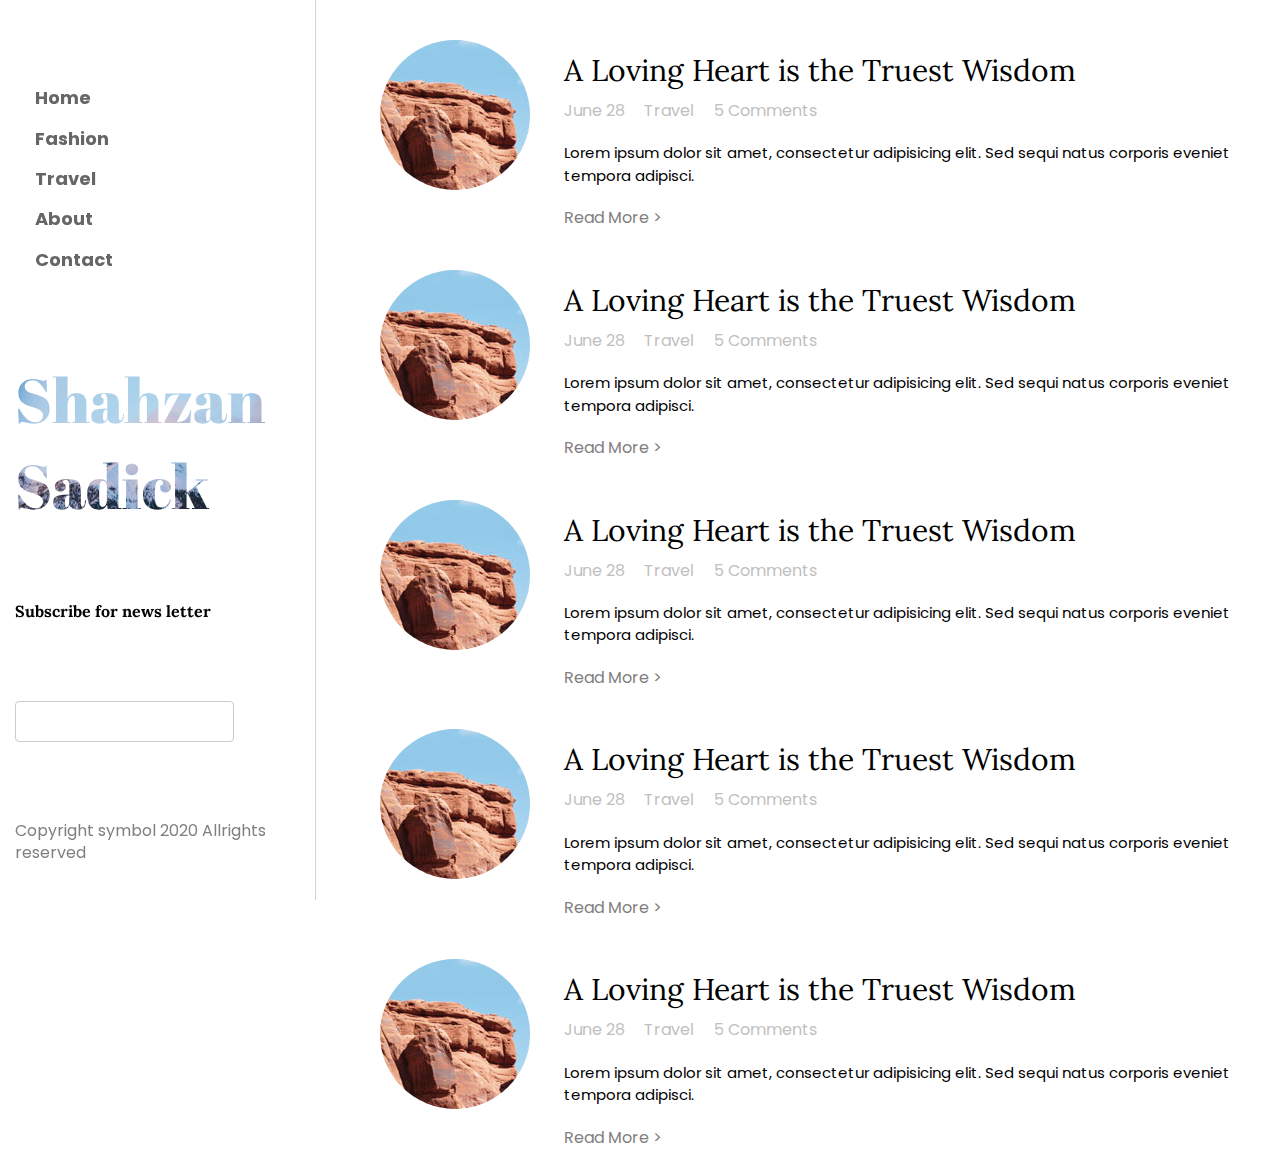
<file: andrea/fashion.html>
<!DOCTYPE html>
<html>
<head>
	<title>Fashion</title>
	<meta charset="utf-8">
	<meta name="Author" content="Shahzan">
	<meta name="Description" content="This is my blog">
	<meta name="viewport" content="width=device-width,initial-scale=1.0">
	
	<link rel="stylesheet" type="text/css" href="css/style.css">
	<link href="https://fonts.googleapis.com/css?family=Abril+Fatface|Lora|Poppins&display=swap" rel="stylesheet">

</head>
<body>
<section>
	<div class="flex-item"></div>
	<div class="menu flex-container">
		<div class="list flex-item">
			<ul>
				<li><a href="#">Home</a></li>
				<li><a href="#">Fashion</a></li>
				<li><a href="#">Travel</a></li>
				<li><a href="#">About</a></li>
				<li><a href="#">Contact</a></li>
			</ul>
		</div>
		<div class="flex-item">
			<h1>Shahzan Sadick</h1>
		</div>
		<div class="flex-item">
			<h3>Subscribe for news letter</h3>
		</div>
		<div class="flex-item">
			<form>
				<input type="email" name="email">
			</form>
		</div>
		<div class="flex-item">
			<p><a href="#">Copyright symbol 2020 Allrights reserved </a></p>
		</div>	
	</div>
</section>
<!-- The center section -->
<section>
	<div class="post-box">
		<div class="post-item">	
			<div class="post-image">
				<a href="#" class="figure"></a>
			</div>
			<div class="post-details">
				<div class="post-title">
					<h2>A Loving Heart is the Truest Wisdom</h2>
					<span>June 28</span>
					<span> Travel</span>
					<span>5 Comments</span>
				</div>
				<p>Lorem ipsum dolor sit amet, consectetur adipisicing elit. Sed sequi natus corporis eveniet tempora adipisci.</p>
				<a href="#">Read More ></a>
			</div>
		</div>
		<div class="post-item">	
			<div class="post-image">
				<a href="#" class="figure"></a>
			</div>
			<div class="post-details">
				<div class="post-title">
					<h2>A Loving Heart is the Truest Wisdom</h2>
					<span>June 28</span>
					<span> Travel</span>
					<span>5 Comments</span>
				</div>
				<p>Lorem ipsum dolor sit amet, consectetur adipisicing elit. Sed sequi natus corporis eveniet tempora adipisci.</p>
				<a href="#">Read More ></a>
			</div>
		</div>
		<div class="post-item">	
			<div class="post-image">
				<a href="#" class="figure"></a>
			</div>
			<div class="post-details">
				<div class="post-title">
					<h2>A Loving Heart is the Truest Wisdom</h2>
					<span>June 28</span>
					<span> Travel</span>
					<span>5 Comments</span>
				</div>
				<p>Lorem ipsum dolor sit amet, consectetur adipisicing elit. Sed sequi natus corporis eveniet tempora adipisci.</p>
				<a href="#">Read More ></a>
			</div>
		</div>
		<div class="post-item">	
			<div class="post-image">
				<a href="#" class="figure"></a>
			</div>
			<div class="post-details">
				<div class="post-title">
					<h2>A Loving Heart is the Truest Wisdom</h2>
					<span>June 28</span>
					<span> Travel</span>
					<span>5 Comments</span>
				</div>
				<p>Lorem ipsum dolor sit amet, consectetur adipisicing elit. Sed sequi natus corporis eveniet tempora adipisci.</p>
				<a href="#">Read More ></a>
			</div>
		</div>
		<div class="post-item">	
			<div class="post-image">
				<a href="#" class="figure"></a>
			</div>
			<div class="post-details">
				<div class="post-title">
					<h2>A Loving Heart is the Truest Wisdom</h2>
					<span>June 28</span>
					<span> Travel</span>
					<span>5 Comments</span>
				</div>
				<p>Lorem ipsum dolor sit amet, consectetur adipisicing elit. Sed sequi natus corporis eveniet tempora adipisci.</p>
				<a href="#">Read More ></a>
			</div>
		</div>	
	</div>
</section>
</body>
</html>
</file>
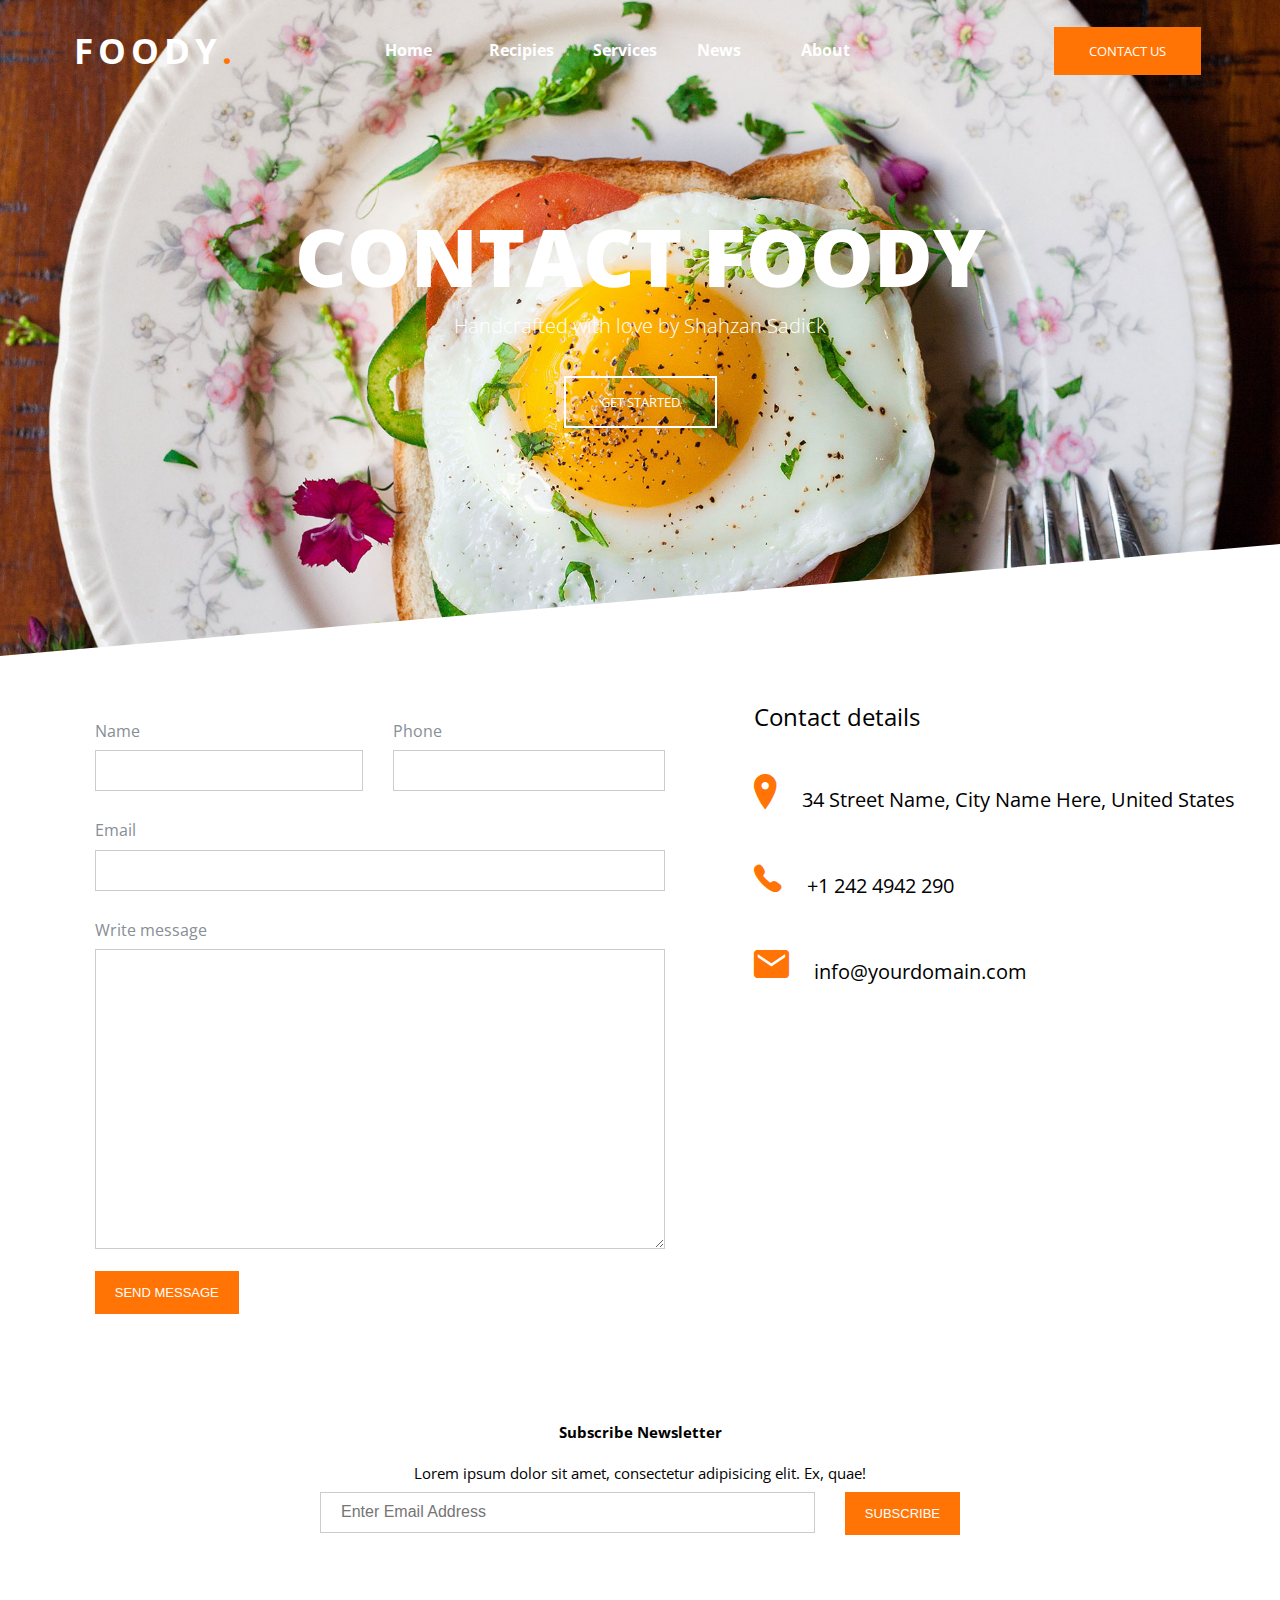
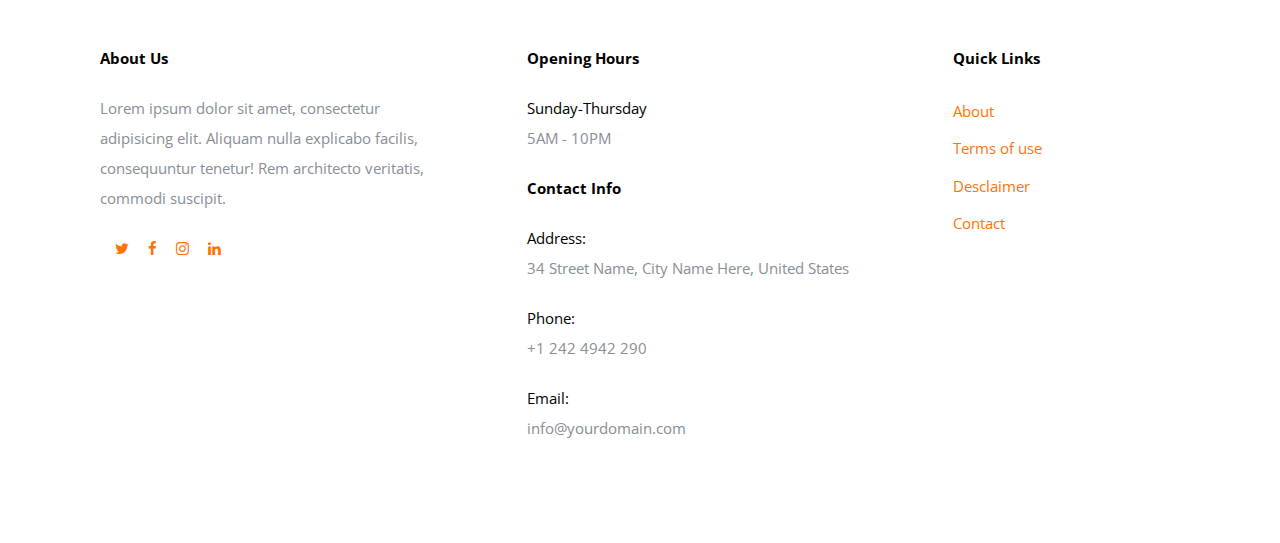
<file: foody/contact.html>
<!DOCTYPE html>
<html>
<head>
	<title>Contacts-foody.com</title>

	<meta charset="utf-8">
	<meta name="keywords" content="foody,pizza,omlet">
	<meta name="author" content="shahzan sadick">
	<meta name="viewport" content="width=device-width,initial-scale=1.0">
	
	<link rel="stylesheet" type="text/css" href="css/style.css">
	<link rel="stylesheet" href="fonts/ionicons/css/ionicons.min.css">
	<link rel="stylesheet" href="fonts/fontawesome/css/font-awesome.min.css">
	
	<link href="https://fonts.googleapis.com/css?family=Open+Sans&display=swap" rel="stylesheet">

</head>
<body>
<!-- Hero -->
<section>
	<div class="hero">
		<!-- Navigation --->
		<section>
			<div class="nav-bar d-flex">
				<div class="logo">
					<a href="#">Foody<span class="orange">.</span></a>
				</div>
				<div class="menu ">
					<ul>
						<li><a href="#">Home</a></li>
						<li><a href="#">Recipies</a></li>
						<li><a href="#">Services</a></li>
						<li><a href="#">News</a></li>
						<li><a href="#">About</a></li>
					</ul>
				</div>
				<div class="nav-btn">
					<a href="#" class="button btn-orange">contact us</a>
				</div>
			</div>
		</section>
		<!-- end of Navigation -->
		<div class="hero-content">
			<h1>Contact foody</h1>
			<p>Handcrafted with love by Shahzan Sadick</p>
			<a href="#" class="button btn-clear">get started</a>
		</div>
	</div>
</section>
<!--- End of hero -->

<!-- Contact details --->
<section>
	<div class="container top-slant d-flex ">
		<div class="contact-form">
			<form>
				<div class="d-flex">
					<div class="form-group">
						<label for="name">Name</label>
						<input type="text" name="name">
					</div>
					<div class="form-group left-mar">
						<label for="phone">Phone</label>
						<input type="text" name="phone">
					</div>
				</div>
				<div class="form-group">
					<label for="email">Email</label>
					<input type="email" name="email">
				</div>
				<div class="form-group">
					<label for="message">Write message</label>
					<textarea name="message"></textarea>
				</div>
				<input type="submit" value="send message" class="button btn-orange">
			</form>
		</div>
		<div class="contact-details">
			<h4>Contact details</h4>
			<p>
				<span class="icon ion-ios-location orange"></span>
				<span>34 Street Name, City Name Here, United States</span>
			</p>
			<p>
				<span class="icon ion-ios-telephone orange"></span>
				<span>+1 242 4942 290</span>
			</p>
			<p>
				<span class="icon ion-android-mail orange"></span>
				<span>info@yourdomain.com</span>
			</p>
		</div>
	</div>
</section>
<!-- end of contact details -->

<!-- Tesimonials 
<section>
	<div class="testimonial">
		<h2>Testimonial</h2>
		<div class="item">
			<p>Lorem ipsum dolor sit amet, consectetur adipisicing elit. Dolorem minus similique architecto sequi delectus non, nobis consequuntur officia.</p>
			<div class="d-flex">
				<img src="img/person_1.jpg">
				<div class="d-flex">
					<h4>Charles White</h4>
					<p>CEO, ABC corp.</p>
				</div>
			</div>
		</div>
	</div>
</section>
testimonial ends -->

<!-- Call to action -->
<section>
	<div class="d-flex j-center">
		<div class="call-to-action">
			<h3>Subscribe newsletter</h3>
			<p>Lorem ipsum dolor sit amet, consectetur adipisicing elit.  Ex, quae!</p>
			<form class="d-flex">
				<div>
					<input type="email" name="email2" placeholder="Enter Email Address">
				</div>
				<div class="left-mar">
					<input type="submit" value="subscribe" class="button btn-orange">
				</div>
			</form>
		</div>
	</div>
</section>

<!-- footer-->
<section>
	<div class="footer d-flex">
		<div class="col_1">
			<h3>About Us</h3>
			<p class="gray">Lorem ipsum dolor sit amet, consectetur adipisicing elit. Aliquam nulla explicabo facilis, consequuntur tenetur! Rem architecto veritatis, commodi suscipit.</p>
			<div class="icons">
				<span class="fa fa-twitter orange"></span>
				<span class="fa fa-facebook orange"></span>
				<span class="fa fa-instagram orange"></span>
				<span class="fa fa-linkedin orange"></span>
			</div>
		</div>
		<div class="col_2">
			<h3>Opening hours</h3>
			<p>Sunday-Thursday</p>
			<p class="gray">5AM - 10PM</p>
			<h3>Contact info</h3>
			<p>Address:</p>
			<p class="gray">34 Street Name, City Name Here, United States</p>
			<p class="lbl">Phone:</p>
			<p class="gray">+1 242 4942 290</p>
			<p class="lbl">Email:</p>
			<p class="gray">info@yourdomain.com</p>
		</div>
		<div class="col_3">
			<h3>Quick links</h3>
			<ul class="quick-links">
				<li><a href="#" class="orange">About</a></li>
				<li><a href="#" class="orange">Terms of use</a></li>
				<li><a href="#" class="orange">Desclaimer</a></li>
				<li><a href="#" class="orange">Contact</a></li>
			</ul>
		</div>
	</div>
</section>

</body>
</body>
</html>
</file>
<file: sintec/test.html>
<!DOCTYPE html>
<html>
<head>
	<title>backround image</title>
	
	<link rel="stylesheet" type="text/css" href="teststyle.css">
</head>
<body>
<div class="wrapper">
      <p class="title">Play with background-clip text</p>
      <div class="clip-text clip-text_one">JINTOS</div>
  <div class="clip-text clip-text_fifteen clip-text--no-textzone">JINTOS</div>
      <div class="clip-text clip-text_twelve clip-text--cover">JINTOS</div>
  <div class="clip-text clip-text_tree clip-text--no-textzone">JINTOS</div>
      <div class="clip-text clip-text_two">JINTOS</div>
      <div class="clip-text clip-text_fourteen clip-text--cover">JINTOS</div>
      <div class="clip-text clip-text_tree">JINTOS</div>
      <div class="clip-text clip-text_eleven clip-text--cover">JINTOS</div>
      <div class="clip-text clip-text_four">JINTOS</div>
      <div class="clip-text clip-text_five">JINTOS</div>
      <div class="clip-text clip-text_six">JINTOS</div>
      <div class="clip-text clip-text_seven">JINTOS</div>
      <div class="clip-text clip-text_eight">JINTOS</div>
      
      <div class="clip-text clip-text_nine">JINTOS</div>
      <div class="clip-text clip-text_ten">JINTOS</div>
      <div class="clip-text clip-text_thirteen clip-text--cover">JINTOS</div>
  </div>
</body>
</html>
</file>
<file: sintec/css/themify_icons.css>
@font-face {
	font-family: 'themify';
	src:url('../fonts/themify.eot?-fvbane');
	src:url('../fonts/themify.eot?#iefix-fvbane') format('embedded-opentype'),
		url('../fonts/themify.woff?-fvbane') format('woff'),
		url('../fonts/themify.ttf?-fvbane') format('truetype'),
		url('../fonts/themify.svg?-fvbane#themify') format('svg');
	font-weight: normal;
	font-style: normal;
}

[class^="ti-"], [class*=" ti-"] {
	font-family: 'themify';
	speak: none;
	font-style: normal;
	font-weight: normal;
	font-variant: normal;
	text-transform: none;
	line-height: 1;

	/* Better Font Rendering =========== */
	-webkit-font-smoothing: antialiased;
	-moz-osx-font-smoothing: grayscale;
}

.ti-wand:before {
	content: "\e600";
}
.ti-volume:before {
	content: "\e601";
}
.ti-user:before {
	content: "\e602";
}
.ti-unlock:before {
	content: "\e603";
}
.ti-unlink:before {
	content: "\e604";
}
.ti-trash:before {
	content: "\e605";
}
.ti-thought:before {
	content: "\e606";
}
.ti-target:before {
	content: "\e607";
}
.ti-tag:before {
	content: "\e608";
}
.ti-tablet:before {
	content: "\e609";
}
.ti-star:before {
	content: "\e60a";
}
.ti-spray:before {
	content: "\e60b";
}
.ti-signal:before {
	content: "\e60c";
}
.ti-shopping-cart:before {
	content: "\e60d";
}
.ti-shopping-cart-full:before {
	content: "\e60e";
}
.ti-settings:before {
	content: "\e60f";
}
.ti-search:before {
	content: "\e610";
}
.ti-zoom-in:before {
	content: "\e611";
}
.ti-zoom-out:before {
	content: "\e612";
}
.ti-cut:before {
	content: "\e613";
}
.ti-ruler:before {
	content: "\e614";
}
.ti-ruler-pencil:before {
	content: "\e615";
}
.ti-ruler-alt:before {
	content: "\e616";
}
.ti-bookmark:before {
	content: "\e617";
}
.ti-bookmark-alt:before {
	content: "\e618";
}
.ti-reload:before {
	content: "\e619";
}
.ti-plus:before {
	content: "\e61a";
}
.ti-pin:before {
	content: "\e61b";
}
.ti-pencil:before {
	content: "\e61c";
}
.ti-pencil-alt:before {
	content: "\e61d";
}
.ti-paint-roller:before {
	content: "\e61e";
}
.ti-paint-bucket:before {
	content: "\e61f";
}
.ti-na:before {
	content: "\e620";
}
.ti-mobile:before {
	content: "\e621";
}
.ti-minus:before {
	content: "\e622";
}
.ti-medall:before {
	content: "\e623";
}
.ti-medall-alt:before {
	content: "\e624";
}
.ti-marker:before {
	content: "\e625";
}
.ti-marker-alt:before {
	content: "\e626";
}
.ti-arrow-up:before {
	content: "\e627";
}
.ti-arrow-right:before {
	content: "\e628";
}
.ti-arrow-left:before {
	content: "\e629";
}
.ti-arrow-down:before {
	content: "\e62a";
}
.ti-lock:before {
	content: "\e62b";
}
.ti-location-arrow:before {
	content: "\e62c";
}
.ti-link:before {
	content: "\e62d";
}
.ti-layout:before {
	content: "\e62e";
}
.ti-layers:before {
	content: "\e62f";
}
.ti-layers-alt:before {
	content: "\e630";
}
.ti-key:before {
	content: "\e631";
}
.ti-import:before {
	content: "\e632";
}
.ti-image:before {
	content: "\e633";
}
.ti-heart:before {
	content: "\e634";
}
.ti-heart-broken:before {
	content: "\e635";
}
.ti-hand-stop:before {
	content: "\e636";
}
.ti-hand-open:before {
	content: "\e637";
}
.ti-hand-drag:before {
	content: "\e638";
}
.ti-folder:before {
	content: "\e639";
}
.ti-flag:before {
	content: "\e63a";
}
.ti-flag-alt:before {
	content: "\e63b";
}
.ti-flag-alt-2:before {
	content: "\e63c";
}
.ti-eye:before {
	content: "\e63d";
}
.ti-export:before {
	content: "\e63e";
}
.ti-exchange-vertical:before {
	content: "\e63f";
}
.ti-desktop:before {
	content: "\e640";
}
.ti-cup:before {
	content: "\e641";
}
.ti-crown:before {
	content: "\e642";
}
.ti-comments:before {
	content: "\e643";
}
.ti-comment:before {
	content: "\e644";
}
.ti-comment-alt:before {
	content: "\e645";
}
.ti-close:before {
	content: "\e646";
}
.ti-clip:before {
	content: "\e647";
}
.ti-angle-up:before {
	content: "\e648";
}
.ti-angle-right:before {
	content: "\e649";
}
.ti-angle-left:before {
	content: "\e64a";
}
.ti-angle-down:before {
	content: "\e64b";
}
.ti-check:before {
	content: "\e64c";
}
.ti-check-box:before {
	content: "\e64d";
}
.ti-camera:before {
	content: "\e64e";
}
.ti-announcement:before {
	content: "\e64f";
}
.ti-brush:before {
	content: "\e650";
}
.ti-briefcase:before {
	content: "\e651";
}
.ti-bolt:before {
	content: "\e652";
}
.ti-bolt-alt:before {
	content: "\e653";
}
.ti-blackboard:before {
	content: "\e654";
}
.ti-bag:before {
	content: "\e655";
}
.ti-move:before {
	content: "\e656";
}
.ti-arrows-vertical:before {
	content: "\e657";
}
.ti-arrows-horizontal:before {
	content: "\e658";
}
.ti-fullscreen:before {
	content: "\e659";
}
.ti-arrow-top-right:before {
	content: "\e65a";
}
.ti-arrow-top-left:before {
	content: "\e65b";
}
.ti-arrow-circle-up:before {
	content: "\e65c";
}
.ti-arrow-circle-right:before {
	content: "\e65d";
}
.ti-arrow-circle-left:before {
	content: "\e65e";
}
.ti-arrow-circle-down:before {
	content: "\e65f";
}
.ti-angle-double-up:before {
	content: "\e660";
}
.ti-angle-double-right:before {
	content: "\e661";
}
.ti-angle-double-left:before {
	content: "\e662";
}
.ti-angle-double-down:before {
	content: "\e663";
}
.ti-zip:before {
	content: "\e664";
}
.ti-world:before {
	content: "\e665";
}
.ti-wheelchair:before {
	content: "\e666";
}
.ti-view-list:before {
	content: "\e667";
}
.ti-view-list-alt:before {
	content: "\e668";
}
.ti-view-grid:before {
	content: "\e669";
}
.ti-uppercase:before {
	content: "\e66a";
}
.ti-upload:before {
	content: "\e66b";
}
.ti-underline:before {
	content: "\e66c";
}
.ti-truck:before {
	content: "\e66d";
}
.ti-timer:before {
	content: "\e66e";
}
.ti-ticket:before {
	content: "\e66f";
}
.ti-thumb-up:before {
	content: "\e670";
}
.ti-thumb-down:before {
	content: "\e671";
}
.ti-text:before {
	content: "\e672";
}
.ti-stats-up:before {
	content: "\e673";
}
.ti-stats-down:before {
	content: "\e674";
}
.ti-split-v:before {
	content: "\e675";
}
.ti-split-h:before {
	content: "\e676";
}
.ti-smallcap:before {
	content: "\e677";
}
.ti-shine:before {
	content: "\e678";
}
.ti-shift-right:before {
	content: "\e679";
}
.ti-shift-left:before {
	content: "\e67a";
}
.ti-shield:before {
	content: "\e67b";
}
.ti-notepad:before {
	content: "\e67c";
}
.ti-server:before {
	content: "\e67d";
}
.ti-quote-right:before {
	content: "\e67e";
}
.ti-quote-left:before {
	content: "\e67f";
}
.ti-pulse:before {
	content: "\e680";
}
.ti-printer:before {
	content: "\e681";
}
.ti-power-off:before {
	content: "\e682";
}
.ti-plug:before {
	content: "\e683";
}
.ti-pie-chart:before {
	content: "\e684";
}
.ti-paragraph:before {
	content: "\e685";
}
.ti-panel:before {
	content: "\e686";
}
.ti-package:before {
	content: "\e687";
}
.ti-music:before {
	content: "\e688";
}
.ti-music-alt:before {
	content: "\e689";
}
.ti-mouse:before {
	content: "\e68a";
}
.ti-mouse-alt:before {
	content: "\e68b";
}
.ti-money:before {
	content: "\e68c";
}
.ti-microphone:before {
	content: "\e68d";
}
.ti-menu:before {
	content: "\e68e";
}
.ti-menu-alt:before {
	content: "\e68f";
}
.ti-map:before {
	content: "\e690";
}
.ti-map-alt:before {
	content: "\e691";
}
.ti-loop:before {
	content: "\e692";
}
.ti-location-pin:before {
	content: "\e693";
}
.ti-list:before {
	content: "\e694";
}
.ti-light-bulb:before {
	content: "\e695";
}
.ti-Italic:before {
	content: "\e696";
}
.ti-info:before {
	content: "\e697";
}
.ti-infinite:before {
	content: "\e698";
}
.ti-id-badge:before {
	content: "\e699";
}
.ti-hummer:before {
	content: "\e69a";
}
.ti-home:before {
	content: "\e69b";
}
.ti-help:before {
	content: "\e69c";
}
.ti-headphone:before {
	content: "\e69d";
}
.ti-harddrives:before {
	content: "\e69e";
}
.ti-harddrive:before {
	content: "\e69f";
}
.ti-gift:before {
	content: "\e6a0";
}
.ti-game:before {
	content: "\e6a1";
}
.ti-filter:before {
	content: "\e6a2";
}
.ti-files:before {
	content: "\e6a3";
}
.ti-file:before {
	content: "\e6a4";
}
.ti-eraser:before {
	content: "\e6a5";
}
.ti-envelope:before {
	content: "\e6a6";
}
.ti-download:before {
	content: "\e6a7";
}
.ti-direction:before {
	content: "\e6a8";
}
.ti-direction-alt:before {
	content: "\e6a9";
}
.ti-dashboard:before {
	content: "\e6aa";
}
.ti-control-stop:before {
	content: "\e6ab";
}
.ti-control-shuffle:before {
	content: "\e6ac";
}
.ti-control-play:before {
	content: "\e6ad";
}
.ti-control-pause:before {
	content: "\e6ae";
}
.ti-control-forward:before {
	content: "\e6af";
}
.ti-control-backward:before {
	content: "\e6b0";
}
.ti-cloud:before {
	content: "\e6b1";
}
.ti-cloud-up:before {
	content: "\e6b2";
}
.ti-cloud-down:before {
	content: "\e6b3";
}
.ti-clipboard:before {
	content: "\e6b4";
}
.ti-car:before {
	content: "\e6b5";
}
.ti-calendar:before {
	content: "\e6b6";
}
.ti-book:before {
	content: "\e6b7";
}
.ti-bell:before {
	content: "\e6b8";
}
.ti-basketball:before {
	content: "\e6b9";
}
.ti-bar-chart:before {
	content: "\e6ba";
}
.ti-bar-chart-alt:before {
	content: "\e6bb";
}
.ti-back-right:before {
	content: "\e6bc";
}
.ti-back-left:before {
	content: "\e6bd";
}
.ti-arrows-corner:before {
	content: "\e6be";
}
.ti-archive:before {
	content: "\e6bf";
}
.ti-anchor:before {
	content: "\e6c0";
}
.ti-align-right:before {
	content: "\e6c1";
}
.ti-align-left:before {
	content: "\e6c2";
}
.ti-align-justify:before {
	content: "\e6c3";
}
.ti-align-center:before {
	content: "\e6c4";
}
.ti-alert:before {
	content: "\e6c5";
}
.ti-alarm-clock:before {
	content: "\e6c6";
}
.ti-agenda:before {
	content: "\e6c7";
}
.ti-write:before {
	content: "\e6c8";
}
.ti-window:before {
	content: "\e6c9";
}
.ti-widgetized:before {
	content: "\e6ca";
}
.ti-widget:before {
	content: "\e6cb";
}
.ti-widget-alt:before {
	content: "\e6cc";
}
.ti-wallet:before {
	content: "\e6cd";
}
.ti-video-clapper:before {
	content: "\e6ce";
}
.ti-video-camera:before {
	content: "\e6cf";
}
.ti-vector:before {
	content: "\e6d0";
}
.ti-themify-logo:before {
	content: "\e6d1";
}
.ti-themify-favicon:before {
	content: "\e6d2";
}
.ti-themify-favicon-alt:before {
	content: "\e6d3";
}
.ti-support:before {
	content: "\e6d4";
}
.ti-stamp:before {
	content: "\e6d5";
}
.ti-split-v-alt:before {
	content: "\e6d6";
}
.ti-slice:before {
	content: "\e6d7";
}
.ti-shortcode:before {
	content: "\e6d8";
}
.ti-shift-right-alt:before {
	content: "\e6d9";
}
.ti-shift-left-alt:before {
	content: "\e6da";
}
.ti-ruler-alt-2:before {
	content: "\e6db";
}
.ti-receipt:before {
	content: "\e6dc";
}
.ti-pin2:before {
	content: "\e6dd";
}
.ti-pin-alt:before {
	content: "\e6de";
}
.ti-pencil-alt2:before {
	content: "\e6df";
}
.ti-palette:before {
	content: "\e6e0";
}
.ti-more:before {
	content: "\e6e1";
}
.ti-more-alt:before {
	content: "\e6e2";
}
.ti-microphone-alt:before {
	content: "\e6e3";
}
.ti-magnet:before {
	content: "\e6e4";
}
.ti-line-double:before {
	content: "\e6e5";
}
.ti-line-dotted:before {
	content: "\e6e6";
}
.ti-line-dashed:before {
	content: "\e6e7";
}
.ti-layout-width-full:before {
	content: "\e6e8";
}
.ti-layout-width-default:before {
	content: "\e6e9";
}
.ti-layout-width-default-alt:before {
	content: "\e6ea";
}
.ti-layout-tab:before {
	content: "\e6eb";
}
.ti-layout-tab-window:before {
	content: "\e6ec";
}
.ti-layout-tab-v:before {
	content: "\e6ed";
}
.ti-layout-tab-min:before {
	content: "\e6ee";
}
.ti-layout-slider:before {
	content: "\e6ef";
}
.ti-layout-slider-alt:before {
	content: "\e6f0";
}
.ti-layout-sidebar-right:before {
	content: "\e6f1";
}
.ti-layout-sidebar-none:before {
	content: "\e6f2";
}
.ti-layout-sidebar-left:before {
	content: "\e6f3";
}
.ti-layout-placeholder:before {
	content: "\e6f4";
}
.ti-layout-menu:before {
	content: "\e6f5";
}
.ti-layout-menu-v:before {
	content: "\e6f6";
}
.ti-layout-menu-separated:before {
	content: "\e6f7";
}
.ti-layout-menu-full:before {
	content: "\e6f8";
}
.ti-layout-media-right-alt:before {
	content: "\e6f9";
}
.ti-layout-media-right:before {
	content: "\e6fa";
}
.ti-layout-media-overlay:before {
	content: "\e6fb";
}
.ti-layout-media-overlay-alt:before {
	content: "\e6fc";
}
.ti-layout-media-overlay-alt-2:before {
	content: "\e6fd";
}
.ti-layout-media-left-alt:before {
	content: "\e6fe";
}
.ti-layout-media-left:before {
	content: "\e6ff";
}
.ti-layout-media-center-alt:before {
	content: "\e700";
}
.ti-layout-media-center:before {
	content: "\e701";
}
.ti-layout-list-thumb:before {
	content: "\e702";
}
.ti-layout-list-thumb-alt:before {
	content: "\e703";
}
.ti-layout-list-post:before {
	content: "\e704";
}
.ti-layout-list-large-image:before {
	content: "\e705";
}
.ti-layout-line-solid:before {
	content: "\e706";
}
.ti-layout-grid4:before {
	content: "\e707";
}
.ti-layout-grid3:before {
	content: "\e708";
}
.ti-layout-grid2:before {
	content: "\e709";
}
.ti-layout-grid2-thumb:before {
	content: "\e70a";
}
.ti-layout-cta-right:before {
	content: "\e70b";
}
.ti-layout-cta-left:before {
	content: "\e70c";
}
.ti-layout-cta-center:before {
	content: "\e70d";
}
.ti-layout-cta-btn-right:before {
	content: "\e70e";
}
.ti-layout-cta-btn-left:before {
	content: "\e70f";
}
.ti-layout-column4:before {
	content: "\e710";
}
.ti-layout-column3:before {
	content: "\e711";
}
.ti-layout-column2:before {
	content: "\e712";
}
.ti-layout-accordion-separated:before {
	content: "\e713";
}
.ti-layout-accordion-merged:before {
	content: "\e714";
}
.ti-layout-accordion-list:before {
	content: "\e715";
}
.ti-ink-pen:before {
	content: "\e716";
}
.ti-info-alt:before {
	content: "\e717";
}
.ti-help-alt:before {
	content: "\e718";
}
.ti-headphone-alt:before {
	content: "\e719";
}
.ti-hand-point-up:before {
	content: "\e71a";
}
.ti-hand-point-right:before {
	content: "\e71b";
}
.ti-hand-point-left:before {
	content: "\e71c";
}
.ti-hand-point-down:before {
	content: "\e71d";
}
.ti-gallery:before {
	content: "\e71e";
}
.ti-face-smile:before {
	content: "\e71f";
}
.ti-face-sad:before {
	content: "\e720";
}
.ti-credit-card:before {
	content: "\e721";
}
.ti-control-skip-forward:before {
	content: "\e722";
}
.ti-control-skip-backward:before {
	content: "\e723";
}
.ti-control-record:before {
	content: "\e724";
}
.ti-control-eject:before {
	content: "\e725";
}
.ti-comments-smiley:before {
	content: "\e726";
}
.ti-brush-alt:before {
	content: "\e727";
}
.ti-youtube:before {
	content: "\e728";
}
.ti-vimeo:before {
	content: "\e729";
}
.ti-twitter:before {
	content: "\e72a";
}
.ti-time:before {
	content: "\e72b";
}
.ti-tumblr:before {
	content: "\e72c";
}
.ti-skype:before {
	content: "\e72d";
}
.ti-share:before {
	content: "\e72e";
}
.ti-share-alt:before {
	content: "\e72f";
}
.ti-rocket:before {
	content: "\e730";
}
.ti-pinterest:before {
	content: "\e731";
}
.ti-new-window:before {
	content: "\e732";
}
.ti-microsoft:before {
	content: "\e733";
}
.ti-list-ol:before {
	content: "\e734";
}
.ti-linkedin:before {
	content: "\e735";
}
.ti-layout-sidebar-2:before {
	content: "\e736";
}
.ti-layout-grid4-alt:before {
	content: "\e737";
}
.ti-layout-grid3-alt:before {
	content: "\e738";
}
.ti-layout-grid2-alt:before {
	content: "\e739";
}
.ti-layout-column4-alt:before {
	content: "\e73a";
}
.ti-layout-column3-alt:before {
	content: "\e73b";
}
.ti-layout-column2-alt:before {
	content: "\e73c";
}
.ti-instagram:before {
	content: "\e73d";
}
.ti-google:before {
	content: "\e73e";
}
.ti-github:before {
	content: "\e73f";
}
.ti-flickr:before {
	content: "\e740";
}
.ti-facebook:before {
	content: "\e741";
}
.ti-dropbox:before {
	content: "\e742";
}
.ti-dribbble:before {
	content: "\e743";
}
.ti-apple:before {
	content: "\e744";
}
.ti-android:before {
	content: "\e745";
}
.ti-save:before {
	content: "\e746";
}
.ti-save-alt:before {
	content: "\e747";
}
.ti-yahoo:before {
	content: "\e748";
}
.ti-wordpress:before {
	content: "\e749";
}
.ti-vimeo-alt:before {
	content: "\e74a";
}
.ti-twitter-alt:before {
	content: "\e74b";
}
.ti-tumblr-alt:before {
	content: "\e74c";
}
.ti-trello:before {
	content: "\e74d";
}
.ti-stack-overflow:before {
	content: "\e74e";
}
.ti-soundcloud:before {
	content: "\e74f";
}
.ti-sharethis:before {
	content: "\e750";
}
.ti-sharethis-alt:before {
	content: "\e751";
}
.ti-reddit:before {
	content: "\e752";
}
.ti-pinterest-alt:before {
	content: "\e753";
}
.ti-microsoft-alt:before {
	content: "\e754";
}
.ti-linux:before {
	content: "\e755";
}
.ti-jsfiddle:before {
	content: "\e756";
}
.ti-joomla:before {
	content: "\e757";
}
.ti-html5:before {
	content: "\e758";
}
.ti-flickr-alt:before {
	content: "\e759";
}
.ti-email:before {
	content: "\e75a";
}
.ti-drupal:before {
	content: "\e75b";
}
.ti-dropbox-alt:before {
	content: "\e75c";
}
.ti-css3:before {
	content: "\e75d";
}
.ti-rss:before {
	content: "\e75e";
}
.ti-rss-alt:before {
	content: "\e75f";
}
</file>
<file: sintec/teststyle.css>
* {
    margin: 0;
    padding: 0;
}

*,
:before,
:after {
    -webkit-box-sizing: border-box;
       -moz-box-sizing: border-box;
            box-sizing: border-box;
}

html,
body {
    min-height: 100%;
}

body {
    font-family: 'Oswald', sans-serif;
    color: #fff;
    background-color: #000;
}

.wrapper {
    text-align: center;
}

.title {
    font-size: 2em;
    position: relative;
    margin: 0 auto 1em;
    padding: 1em 1em .25em 1em;
    text-align: center;
    text-transform: uppercase;
}
.title:after {
    position: absolute;
    top: 100%;
    left: 50%;
    width: 240px;
    height: 4px;
    margin-left: -120px;
    content: '';
    background-color: #fff;
}

/* Clip text element */
.clip-text {
    font-size: 6em;
    font-weight: bold;
    line-height: 1;
    position: relative;
    display: inline-block;
    margin: .25em;
    padding: .5em .75em;
    text-align: center;
    /* Color fallback */
    color: #fff;
    -webkit-background-clip: text;

    -webkit-text-fill-color: transparent;
}

.clip-text:before,
.clip-text:after {
    position: absolute;
    content: '';
}

/* Background */
.clip-text:before {
    z-index: -2;
    top: 0;
    right: 0;
    bottom: 0;
    left: 0;
    background-image: inherit;
}

/* Text Background (black zone) */
.clip-text:after {
    position: absolute;
    z-index: -1;
    top: .125em;
    right: .125em;
    bottom: .125em;
    left: .125em;
    background-color: #000;
}

/* Change the background position to display letter when the black zone isn't here */
.clip-text--no-textzone:before {
    background-position: -.75em 0;
}

.clip-text--no-textzone:after {
    content: none;
}

/* Use Background-size cover for photo background and no-repeat background */
.clip-text--cover,
.clip-text--cover:before {
    background-repeat: no-repeat;
    -webkit-background-size: cover;
            background-size: cover;
  background-position: 50% 50%;
}

/* Background image from http://thepatternlibrary.com/ and http://lorempixel.com */
.clip-text_one {
    background-image: url(https://picsum.photos/480/200?random);
}

.clip-text_two {
    background-image: url(https://picsum.photos/480/200?grayscale);
}

.clip-text_tree {
    background-image: url(https://picsum.photos/480/200?grayscale&random=2);
}

.clip-text_four {
    background-image: url(https://picsum.photos/480/200?grayscale&blur=3);
}

.clip-text_five {
    background-image: url(https://picsum.photos/480/200?grayscale);
}

.clip-text_six {
    background-image: url(https://picsum.photos/480/200?random=3);
}

.clip-text_seven {
    background-image: url(https://picsum.photos/480/200?random=4);
}

.clip-text_eight {
    background-image: url(https://picsum.photos/480/200?random=6);
}

.clip-text_nine {
    background-image: url(https://picsum.photos/480/200?random=5);
}

.clip-text_ten {
    background-image: url(https://picsum.photos/480/200?random=7);
}

.clip-text_eleven {
    background-image: url(https://picsum.photos/480/200?random=8);
    background-size: cover;
}

.clip-text_twelve {
    background-image: url(https://picsum.photos/480/200?random=9);
}

.clip-text_thirteen {
    background-image: url(https://picsum.photos/480/200?random=10);
}

.clip-text_fourteen {
    background-image: url(https://picsum.photos/480/200?random=11);
}

.clip-text_fifteen {
    background-image: url(https://picsum.photos/480/200?random=12);
}
</file>
<file: andrea/css/style.css>
/****************
Reset
****************/
/* http://meyerweb.com/eric/tools/css/reset/ 
   v2.0 | 20110126
   License: none (public domain)
*/

html, body, div, span, applet, object, iframe,
h1, h2, h3, h4, h5, h6, p, blockquote, pre,
a, abbr, acronym, address, big, cite, code,
del, dfn, em, img, ins, kbd, q, s, samp,
small, strike, strong, sub, sup, tt, var,
b, u, i, center,
dl, dt, dd, ol, ul, li,
fieldset, form, label, legend,
table, caption, tbody, tfoot, thead, tr, th, td,
article, aside, canvas, details, embed, 
figure, figcaption, footer, header, hgroup, 
menu, nav, output, ruby, section, summary,
time, mark, audio, video {
  margin: 0;
  padding: 0;
  border: 0;
  font-size: 100%;
  font: inherit;
  vertical-align: baseline;
}
/* HTML5 display-role reset for older browsers */
article, aside, details, figcaption, figure, 
footer, header, hgroup, menu, nav, section {
  display: block;
}


body {
  line-height: 1.4;
  font-family: Arial, Helvetica, sans-serif;
}
ol, ul {
  list-style: none;
}
blockquote, q {
  quotes: none;
}
blockquote:before, blockquote:after,
q:before, q:after {
  content: '';
  content: none;
}
table {
  border-collapse: collapse;
  border-spacing: 0;
}
:focus {
  outline: none;
}
strong {
  font-weight: bold; 
}
/* micro clear fix */
.grouping:before,
.grouping:after {
  content: " ";
  display: table; 
}
.grouping:after {
  clear: both; 
}
img, iframe, video, object {
  max-width: 100%; 
  background-size: cover;
    background-repeat: no-repeat;
    background-position: center center;
}

/***************
Global
***************/
::-moz-selection {
  background-color: #eb2428; 
}
::selection {
  background-color: #eb2428; 
}

.wrapper {
  width:960px;
  margin: 0 auto;
}
/**********
fonts
font-family: 'Poppins', sans-serif;
font-family: 'Abril Fatface', cursive;
font-family: 'Lora', serif;

/****** END OF RESET ****/

input[type=text],input[type=email] {
  padding: 12px 20px;
  margin: 8px 0;
  display: inline-block;
  border: 1px solid #ccc;
  border-radius: 4px;
  box-sizing: border-box;
}

input[type=text]{
  margin-left: 40px;
}

/******* MENU ***********/
.flex-box {
  display: flex;
}

.flex-column {
  flex-direction: column;
}

.flex-row {
  flex-direction: row;
}

.space-around {
  justify-content: space-around;
}

.space-between {
  justify-content: space-between;
}
.menu {
  width: 300px;
  position: fixed;
  left:0;
  top: 0;
  bottom: 0;
  border-right: 1px solid lightgray;
  margin-left: 15px;
}


h1  {
  font-size: 62px;  
  font-family: 'Abril Fatface' ,cursive;
  background: url(../images/bg_1.jpg) ;
  background-size: 250px;
  -webkit-background-clip: text;
  -webkit-text-fill-color: transparent;
}

a { font-family: Poppins ,Arial,sans-serif;
  text-decoration: none; color: gray;}


.list {
  margin-left: 20px;
  flex-basis: 200px;
  padding-top: 50px;
}

.list > ul > li {
  padding-top: 15px;
}

.list > ul > li:first-child {
  padding-top: 0;
}

.list > ul > li > a {
  font-size: 18px;
  letter-spacing: 1.5;
  font-weight: bold;
  color: #666666;
  -webkit-transition: all .2s linear;
 }

.list > ul > li > a:hover {
  color: #1eafed;
  font-size: 22px;
}

.flex-container {
  display: flex;
  flex-direction: column;
  justify-content: space-around;
}

.flex-item h3 {
  font-family: 'Lora', serif;
  font-weight: bold;
}
.container {
  display: flex;
  
}

/*********** MENU ENDS ***********/
/******* POST BOX **********/
.post-image {
  float: left;
}

.post-box {
  margin-left: 320px;
}


.post-item {
  margin-top: 40px;
  display: flex;
  margin-right: 20px;
  margin-left: 40px;
}

.post-image{flex-basis: 200px}

.post-details {
  flex-grow: 1;
  margin-left: 30px;
}

.figure {
  display: inline-block;
  background: url(../images/image_1.jpg);
  width: 150px;
  height: 150px;
  border-radius: 50%;
  margin-left: 20px;
}



.post-title h2 {
  font-family: 'Lora', serif;
  font-size: 30px;
  line-height: 2;
 

}

.post-title span {
  display: inline-block;
  line-height: 1.5
  font-size: 14px;
  font-family: 'Poppins', sans-serif;
  color: #BFBFBF;
  margin-right: 15px;
}

.sub-text span:nth-child(2){
  color: #000;
}

.post-item p {
  margin-top: 20px;
  margin-bottom: 20px;
  font-size: 15px;
  line-height: 1.5;
  font-family: 'Poppins', sans-serif;
}

.post-item > a {
  color: #1eafed;
}



/*********POST BOX ENDS********/
/*********SIDE BAR STARTS here******/
.sidebar {
  width: 450px;
  background: lightgray;
  display: flex;
  flex-direction: column;
  padding-top: 50px;
  padding-left: 15px;
  padding-right: 15px;
  background-color: #f8f9fa ;
}



.sidebar h3 {
  font-family: 'Lora', serif;
  line-height: 1.5;
  font-size: 20px;
  margin:30px;
  color: rgba(0, 0, 0, 0.8);
  margin-bottom: 20px;
  font-style: italic;
}

.categories
{margin-top: 50px;
  margin-bottom: 20px;

}
.categories li a {
  display: block;
  line-height: 1.5;
  font-size: 14px;
  margin-left: 30px;
  margin-right: 30px;
  padding-top: 10px;
  padding-bottom: 10px;
  border-bottom: 1px solid #BFBFBF;
  color: #000000;
}

.image_1 {
  display: inline-block;
  background: url(../images/image_1.jpg);
  width: 70px;
  height: 70px;
}

.article-instance {
  display: flex;
  margin-left: 20px;
}

.art-details {
  padding-left: 8px;
  margin-bottom: 60px;px;
}

.art-details h2 {
  font-family: 'Lora', serif;
  font-size: 20px;
}
.art-details span {
  font-family: 'Poppins', sans-serif;
  font-size: 12px;
  line-height: 1.5;
  color: #BFBFBF;
}

.tags {
  display: flex;
  flex-wrap: wrap;
  margin-left: 30px;
}

.tagcloud a {
  text-transform: uppercase;
  font-size: 12px;
  color: rgba(0, 0, 0, 0.8);
  padding:10px;
  border: 1px solid rgba(0, 0, 0, 0.8);
  border-radius: 5px; 
  margin:5px;
  
}
/*********SIDE BAR ENDS *******/
</file>
<file: buri/css/style.css>
/****************
Reset
****************/
/* http://meyerweb.com/eric/tools/css/reset/ 
   v2.0 | 20110126
   License: none (public domain)
*/

html, body, div, span, applet, object, iframe,
h1, h2, h3, h4, h5, h6, p, blockquote, pre,
a, abbr, acronym, address, big, cite, code,
del, dfn, em, img, ins, kbd, q, s, samp,
small, strike, strong, sub, sup, tt, var,
b, u, i, center,
dl, dt, dd, ol, ul, li,
fieldset, form, label, legend,
table, caption, tbody, tfoot, thead, tr, th, td,
article, aside, canvas, details, embed, 
figure, figcaption, footer, header, hgroup, 
menu, nav, output, ruby, section, summary,
time, mark, audio, video {
  margin: 0;
  padding: 0;
  border: 0;
  font-size: 100%;
  font: inherit;
  vertical-align: baseline;
}
/* HTML5 display-role reset for older browsers */
article, aside, details, figcaption, figure, 
footer, header, hgroup, menu, nav, section {
  display: block;
}


body {
  line-height: 1.4;
  font-family: Arial, Helvetica, sans-serif;
}
ol, ul {
  list-style: none;
}
blockquote, q {
  quotes: none;
}
blockquote:before, blockquote:after,
q:before, q:after {
  content: '';
  content: none;
}
table {
  border-collapse: collapse;
  border-spacing: 0;
}
:focus {
  outline: none;
}
strong {
  font-weight: bold; 
}
/* micro clear fix */
.grouping:before,
.grouping:after {
  content: " ";
  display: table; 
}
.grouping:after {
  clear: both; 
}
img, iframe, video, object {
  max-width: 100%; 
  background-size: cover;
    background-repeat: no-repeat;
    background-position: center center;
}

/***************
Global
***************/
::-moz-selection {
  background-color: #eb2428; 
}
::selection {
  background-color: #eb2428; 

}

/****** FONTS **********

font-family: 'Montserrat', sans-serif;
font-family: 'Playfair Display', serif;

************************/
a {text-decoration: none;
  color: white;
  font-family: 'Montserrat', sans-serif;
  }

p {
  font-family: 'Montserrat', sans-serif;
  font-size: 15px;
  line-height: 2;
}

h1 {
  font-size: 65px;
  color: #000000; 
  font-family: 'Playfair Display', serif;
}

h2 {
  font-family: 'Montserrat', sans-serif;
}

h3 {
  font-family: 'Playfair Display', serif;
  font-size: 24px;
}

h4 { 
  font-size: 18px; 
  color: #D6AD86 ;
  font-family: 'Montserrat', sans-serif;
}
.white { color: white; }
.skin { color: #D6AD86 ; }


/********* Button ********/
.button {
  display: block;
  padding: 20px 0;
  font-size: 15px;
  width: 200px;
  text-align: center;
}

.btn-black {
  border: 1px solid #000;
  background-color: #000;
  color: white;
}

.btn-skin {
  border: 1px solid #D6AD86;
  color: white;
  background-color: #D6AD86;
}
/********** end Button *******/

/*********** Navigation ********/
.main-nav {
  display: flex;
  text-transform: uppercase;
  justify-content: space-around;
  color: white;
  padding: 30px 0;
  align-items: center;
}

.logo {
  
  font-size: 25px;
  font-weight: bold;
  text-transform: uppercase;
  padding: 0;

}

.nav-list a,.nav-side a{
  display: inline-block;
}

.nav-list a {
  padding: 0 20px;
  font-size: 14px;
}

.nav-side a {
  padding: 0 5px;
  font-size: 22px;
}
.nav-list > ul > li ,
.nav-side > ul > li {
  display: inline-block;
}

/*********Navigation ends*******/

/********* Hero Banner *******/
.hero {
  position: relative;
  background-image: url(../img/banner_bg.png);
  background-position: center;
  background-repeat: no-repeat;
  background-size: cover;
  height: 1080px;
}

.welcome-div {
  position: absolute;
  max-width: 50%;
  left: 8%;
  bottom: 350px;
}

.welcome-div h1 {
  padding-bottom: 50px;
  padding-top: 20px;
  color: #ffffff;
}

/******** Hero banner ends ********/

/******* About section *********/
.container-abt {
  position: relative;
  height: 500px;
  
}

.about {
  position: absolute;
  display: flex;
  top: -200px;
  left: 10%;
  right: 10%;
  background-color: #ffffff;
  justify-content: space-around;
  padding: 80px 60px;
  box-shadow: 0px 20px 40px 0px rgba(221, 221, 221, 0.3)

}

.abt { 
  width: 50% ;
  padding-right: 20px;
 }

.abt h1 { 
  font-size: 46px;
  color: #000;
  font-weight: bold;
  margin-bottom: 40px;
  }

.abt p {
  margin-bottom: 40px;
  }


/******* About section ends ******/
/*****************Food Menu *************/

.food-menu{
  margin: 100px  50px;
}

.food-menu h1 {
  font-size: 40px;
  margin-bottom: 60px;
}

.food-menu > h1,
.food-menu > h4 {
  text-align: center;
} 

.flex-wrap {
  display: flex;
  flex-wrap: wrap;
  justify-content: space-around;
}

.menu-item {
  border: 1px solid #D6AD86;

}

.menu-item img {
  height: 100%;
  width: 100% ;
}

.menu-item {
  display: flex;
  flex-basis: 550px;
  margin-bottom: 40px;
}

.menu-item h3 {
  padding-top: 20px;
}

.menu-item h4 {
  color: #000;
  font-weight: bold;
  margin-top: 20px;
}
.flex-col {
  display: flex;
  flex-direction: column;
  margin-left: 25px;
}

/******** food menu ends *********/
/******** Video********/
.video {
  position: relative;
  background-image: url("../img/intro_video_bg.png");
  background-position: center;
  background-repeat: no-repeat;
  background-size: cover;
  height: 500px;
}

.play-button {
  position: absolute;
  background-color: #D6AD86 ;
  border:1px solid #D6AD86 ;
  padding: 55px 50px;
  border-radius: 50%;
  left: 43%;
  top: 40%;

}
/********end video********/
/**** Testimonials ******/
.carousel {
  display: flex;
  justify-content: space-around;
}

.testimonial {
  margin: 200px 100px;
}

.testimonial h4 ,
.testimonial h1 {
  text-align: center;
}

.testimonial h1 {
  margin-bottom: 50px;
}

.testimonial p {
  border: 1px solid #D6AD86;
  padding: 20px;
  margin-bottom: 20px;
}

.item {
  width: 350px;
}

.details {
  display: flex;
  align-items: center;
}

.details h3 {
  margin-left: 20px;

}
/*****testimonial ends***/
/*********Contact *****/
.contact {
  
  background-image: url("../img/contact_bg.png");
  background-position: center;
  background-repeat: no-repeat;
  background-size: cover;
  height: 700px;
  position: relative;
}

.card1 {
  background-color: white;
  position: absolute;
  top: 100px;
  left: 200px;
  width: 300px;

  padding: 80px 60px;
}

.card1 h1 {
  font-size: 30px;
}
.card1 h2 {
  font-size: 16px;
  text-transform: uppercase;
  margin-top: 20px;
}
.card1 p {
  font-size: 15px;
  color: #7b7b7b;
}

.card1 p:last-child {
  color: #000000;
}
/***** end of contact *******/

/**********footer ******/
.footer {
  background-color: #1C1A18;
  color: #ffffff;
}

.footer p {
  font-size: 15px;
  color: #A9A9A9;
}

.top {
  padding:100px;
  display: flex;
  justify-content: space-between;
}

.col-1 .logo {
  display: inline-block;
  margin-bottom: 20px;
}
.col-2 {
   flex-basis: 200px;
}
.quick-links {
  display: flex;
  justify-content: space-between;
}

.quick-links ul {
  padding-top: 20px;
  
}

.quick-links li {
  line-height: 2;
  font-size: 15px;
  color: #A9A9A9;
}
.col-3 {
  max-width: 250px;
}

.bottom {
  display: flex;
  justify-content: center;
  padding-bottom: 20px;
}

.inputAddOn {
  display: flex;
  margin: 15px 0;
}

.inputAddOnField {
  flex: 1;
  width: 100%;
  padding: 12px 20px;
  margin: 8px 0;
  box-sizing: border-box;
  margin: 0;
}

.inputAddOnItem {
background-color: #D6AD86;

}

.skull {
  padding: 0 15px;
  font-size: 30px;
}
/*****end footer ******/
</file>
<file: buri/css/icons.css>
/* 
 * Foundation Icons v 3.0
 * Made by ZURB 2013 http://zurb.com/playground/foundation-icon-fonts-3
 * MIT License
 */

@font-face {
  font-family: "foundation-icons";
  src: url("../icons/foundation-icons.eot");
  src: url("../icons/foundation-icons.eot?#iefix") format("embedded-opentype"),
       url("../icons/foundation-icons.woff") format("woff"),
       url("../icons/foundation-icons.ttf") format("truetype"),
       url("../icons/foundation-icons.svg#fontcustom") format("svg");
  font-weight: normal;
  font-style: normal;
}

.fi-address-book:before,
.fi-alert:before,
.fi-align-center:before,
.fi-align-justify:before,
.fi-align-left:before,
.fi-align-right:before,
.fi-anchor:before,
.fi-annotate:before,
.fi-archive:before,
.fi-arrow-down:before,
.fi-arrow-left:before,
.fi-arrow-right:before,
.fi-arrow-up:before,
.fi-arrows-compress:before,
.fi-arrows-expand:before,
.fi-arrows-in:before,
.fi-arrows-out:before,
.fi-asl:before,
.fi-asterisk:before,
.fi-at-sign:before,
.fi-background-color:before,
.fi-battery-empty:before,
.fi-battery-full:before,
.fi-battery-half:before,
.fi-bitcoin-circle:before,
.fi-bitcoin:before,
.fi-blind:before,
.fi-bluetooth:before,
.fi-bold:before,
.fi-book-bookmark:before,
.fi-book:before,
.fi-bookmark:before,
.fi-braille:before,
.fi-burst-new:before,
.fi-burst-sale:before,
.fi-burst:before,
.fi-calendar:before,
.fi-camera:before,
.fi-check:before,
.fi-checkbox:before,
.fi-clipboard-notes:before,
.fi-clipboard-pencil:before,
.fi-clipboard:before,
.fi-clock:before,
.fi-closed-caption:before,
.fi-cloud:before,
.fi-comment-minus:before,
.fi-comment-quotes:before,
.fi-comment-video:before,
.fi-comment:before,
.fi-comments:before,
.fi-compass:before,
.fi-contrast:before,
.fi-credit-card:before,
.fi-crop:before,
.fi-crown:before,
.fi-css3:before,
.fi-database:before,
.fi-die-five:before,
.fi-die-four:before,
.fi-die-one:before,
.fi-die-six:before,
.fi-die-three:before,
.fi-die-two:before,
.fi-dislike:before,
.fi-dollar-bill:before,
.fi-dollar:before,
.fi-download:before,
.fi-eject:before,
.fi-elevator:before,
.fi-euro:before,
.fi-eye:before,
.fi-fast-forward:before,
.fi-female-symbol:before,
.fi-female:before,
.fi-filter:before,
.fi-first-aid:before,
.fi-flag:before,
.fi-folder-add:before,
.fi-folder-lock:before,
.fi-folder:before,
.fi-foot:before,
.fi-foundation:before,
.fi-graph-bar:before,
.fi-graph-horizontal:before,
.fi-graph-pie:before,
.fi-graph-trend:before,
.fi-guide-dog:before,
.fi-hearing-aid:before,
.fi-heart:before,
.fi-home:before,
.fi-html5:before,
.fi-indent-less:before,
.fi-indent-more:before,
.fi-info:before,
.fi-italic:before,
.fi-key:before,
.fi-laptop:before,
.fi-layout:before,
.fi-lightbulb:before,
.fi-like:before,
.fi-link:before,
.fi-list-bullet:before,
.fi-list-number:before,
.fi-list-thumbnails:before,
.fi-list:before,
.fi-lock:before,
.fi-loop:before,
.fi-magnifying-glass:before,
.fi-mail:before,
.fi-male-female:before,
.fi-male-symbol:before,
.fi-male:before,
.fi-map:before,
.fi-marker:before,
.fi-megaphone:before,
.fi-microphone:before,
.fi-minus-circle:before,
.fi-minus:before,
.fi-mobile-signal:before,
.fi-mobile:before,
.fi-monitor:before,
.fi-mountains:before,
.fi-music:before,
.fi-next:before,
.fi-no-dogs:before,
.fi-no-smoking:before,
.fi-page-add:before,
.fi-page-copy:before,
.fi-page-csv:before,
.fi-page-delete:before,
.fi-page-doc:before,
.fi-page-edit:before,
.fi-page-export-csv:before,
.fi-page-export-doc:before,
.fi-page-export-pdf:before,
.fi-page-export:before,
.fi-page-filled:before,
.fi-page-multiple:before,
.fi-page-pdf:before,
.fi-page-remove:before,
.fi-page-search:before,
.fi-page:before,
.fi-paint-bucket:before,
.fi-paperclip:before,
.fi-pause:before,
.fi-paw:before,
.fi-paypal:before,
.fi-pencil:before,
.fi-photo:before,
.fi-play-circle:before,
.fi-play-video:before,
.fi-play:before,
.fi-plus:before,
.fi-pound:before,
.fi-power:before,
.fi-previous:before,
.fi-price-tag:before,
.fi-pricetag-multiple:before,
.fi-print:before,
.fi-prohibited:before,
.fi-projection-screen:before,
.fi-puzzle:before,
.fi-quote:before,
.fi-record:before,
.fi-refresh:before,
.fi-results-demographics:before,
.fi-results:before,
.fi-rewind-ten:before,
.fi-rewind:before,
.fi-rss:before,
.fi-safety-cone:before,
.fi-save:before,
.fi-share:before,
.fi-sheriff-badge:before,
.fi-shield:before,
.fi-shopping-bag:before,
.fi-shopping-cart:before,
.fi-shuffle:before,
.fi-skull:before,
.fi-social-500px:before,
.fi-social-adobe:before,
.fi-social-amazon:before,
.fi-social-android:before,
.fi-social-apple:before,
.fi-social-behance:before,
.fi-social-bing:before,
.fi-social-blogger:before,
.fi-social-delicious:before,
.fi-social-designer-news:before,
.fi-social-deviant-art:before,
.fi-social-digg:before,
.fi-social-dribbble:before,
.fi-social-drive:before,
.fi-social-dropbox:before,
.fi-social-evernote:before,
.fi-social-facebook:before,
.fi-social-flickr:before,
.fi-social-forrst:before,
.fi-social-foursquare:before,
.fi-social-game-center:before,
.fi-social-github:before,
.fi-social-google-plus:before,
.fi-social-hacker-news:before,
.fi-social-hi5:before,
.fi-social-instagram:before,
.fi-social-joomla:before,
.fi-social-lastfm:before,
.fi-social-linkedin:before,
.fi-social-medium:before,
.fi-social-myspace:before,
.fi-social-orkut:before,
.fi-social-path:before,
.fi-social-picasa:before,
.fi-social-pinterest:before,
.fi-social-rdio:before,
.fi-social-reddit:before,
.fi-social-skillshare:before,
.fi-social-skype:before,
.fi-social-smashing-mag:before,
.fi-social-snapchat:before,
.fi-social-spotify:before,
.fi-social-squidoo:before,
.fi-social-stack-overflow:before,
.fi-social-steam:before,
.fi-social-stumbleupon:before,
.fi-social-treehouse:before,
.fi-social-tumblr:before,
.fi-social-twitter:before,
.fi-social-vimeo:before,
.fi-social-windows:before,
.fi-social-xbox:before,
.fi-social-yahoo:before,
.fi-social-yelp:before,
.fi-social-youtube:before,
.fi-social-zerply:before,
.fi-social-zurb:before,
.fi-sound:before,
.fi-star:before,
.fi-stop:before,
.fi-strikethrough:before,
.fi-subscript:before,
.fi-superscript:before,
.fi-tablet-landscape:before,
.fi-tablet-portrait:before,
.fi-target-two:before,
.fi-target:before,
.fi-telephone-accessible:before,
.fi-telephone:before,
.fi-text-color:before,
.fi-thumbnails:before,
.fi-ticket:before,
.fi-torso-business:before,
.fi-torso-female:before,
.fi-torso:before,
.fi-torsos-all-female:before,
.fi-torsos-all:before,
.fi-torsos-female-male:before,
.fi-torsos-male-female:before,
.fi-torsos:before,
.fi-trash:before,
.fi-trees:before,
.fi-trophy:before,
.fi-underline:before,
.fi-universal-access:before,
.fi-unlink:before,
.fi-unlock:before,
.fi-upload-cloud:before,
.fi-upload:before,
.fi-usb:before,
.fi-video:before,
.fi-volume-none:before,
.fi-volume-strike:before,
.fi-volume:before,
.fi-web:before,
.fi-wheelchair:before,
.fi-widget:before,
.fi-wrench:before,
.fi-x-circle:before,
.fi-x:before,
.fi-yen:before,
.fi-zoom-in:before,
.fi-zoom-out:before {
  font-family: "foundation-icons";
  font-style: normal;
  font-weight: normal;
  font-variant: normal;
  text-transform: none;
  line-height: 1;
  -webkit-font-smoothing: antialiased;
  display: inline-block;
  text-decoration: inherit;
}

.fi-address-book:before { content: "\f100"; }
.fi-alert:before { content: "\f101"; }
.fi-align-center:before { content: "\f102"; }
.fi-align-justify:before { content: "\f103"; }
.fi-align-left:before { content: "\f104"; }
.fi-align-right:before { content: "\f105"; }
.fi-anchor:before { content: "\f106"; }
.fi-annotate:before { content: "\f107"; }
.fi-archive:before { content: "\f108"; }
.fi-arrow-down:before { content: "\f109"; }
.fi-arrow-left:before { content: "\f10a"; }
.fi-arrow-right:before { content: "\f10b"; }
.fi-arrow-up:before { content: "\f10c"; }
.fi-arrows-compress:before { content: "\f10d"; }
.fi-arrows-expand:before { content: "\f10e"; }
.fi-arrows-in:before { content: "\f10f"; }
.fi-arrows-out:before { content: "\f110"; }
.fi-asl:before { content: "\f111"; }
.fi-asterisk:before { content: "\f112"; }
.fi-at-sign:before { content: "\f113"; }
.fi-background-color:before { content: "\f114"; }
.fi-battery-empty:before { content: "\f115"; }
.fi-battery-full:before { content: "\f116"; }
.fi-battery-half:before { content: "\f117"; }
.fi-bitcoin-circle:before { content: "\f118"; }
.fi-bitcoin:before { content: "\f119"; }
.fi-blind:before { content: "\f11a"; }
.fi-bluetooth:before { content: "\f11b"; }
.fi-bold:before { content: "\f11c"; }
.fi-book-bookmark:before { content: "\f11d"; }
.fi-book:before { content: "\f11e"; }
.fi-bookmark:before { content: "\f11f"; }
.fi-braille:before { content: "\f120"; }
.fi-burst-new:before { content: "\f121"; }
.fi-burst-sale:before { content: "\f122"; }
.fi-burst:before { content: "\f123"; }
.fi-calendar:before { content: "\f124"; }
.fi-camera:before { content: "\f125"; }
.fi-check:before { content: "\f126"; }
.fi-checkbox:before { content: "\f127"; }
.fi-clipboard-notes:before { content: "\f128"; }
.fi-clipboard-pencil:before { content: "\f129"; }
.fi-clipboard:before { content: "\f12a"; }
.fi-clock:before { content: "\f12b"; }
.fi-closed-caption:before { content: "\f12c"; }
.fi-cloud:before { content: "\f12d"; }
.fi-comment-minus:before { content: "\f12e"; }
.fi-comment-quotes:before { content: "\f12f"; }
.fi-comment-video:before { content: "\f130"; }
.fi-comment:before { content: "\f131"; }
.fi-comments:before { content: "\f132"; }
.fi-compass:before { content: "\f133"; }
.fi-contrast:before { content: "\f134"; }
.fi-credit-card:before { content: "\f135"; }
.fi-crop:before { content: "\f136"; }
.fi-crown:before { content: "\f137"; }
.fi-css3:before { content: "\f138"; }
.fi-database:before { content: "\f139"; }
.fi-die-five:before { content: "\f13a"; }
.fi-die-four:before { content: "\f13b"; }
.fi-die-one:before { content: "\f13c"; }
.fi-die-six:before { content: "\f13d"; }
.fi-die-three:before { content: "\f13e"; }
.fi-die-two:before { content: "\f13f"; }
.fi-dislike:before { content: "\f140"; }
.fi-dollar-bill:before { content: "\f141"; }
.fi-dollar:before { content: "\f142"; }
.fi-download:before { content: "\f143"; }
.fi-eject:before { content: "\f144"; }
.fi-elevator:before { content: "\f145"; }
.fi-euro:before { content: "\f146"; }
.fi-eye:before { content: "\f147"; }
.fi-fast-forward:before { content: "\f148"; }
.fi-female-symbol:before { content: "\f149"; }
.fi-female:before { content: "\f14a"; }
.fi-filter:before { content: "\f14b"; }
.fi-first-aid:before { content: "\f14c"; }
.fi-flag:before { content: "\f14d"; }
.fi-folder-add:before { content: "\f14e"; }
.fi-folder-lock:before { content: "\f14f"; }
.fi-folder:before { content: "\f150"; }
.fi-foot:before { content: "\f151"; }
.fi-foundation:before { content: "\f152"; }
.fi-graph-bar:before { content: "\f153"; }
.fi-graph-horizontal:before { content: "\f154"; }
.fi-graph-pie:before { content: "\f155"; }
.fi-graph-trend:before { content: "\f156"; }
.fi-guide-dog:before { content: "\f157"; }
.fi-hearing-aid:before { content: "\f158"; }
.fi-heart:before { content: "\f159"; }
.fi-home:before { content: "\f15a"; }
.fi-html5:before { content: "\f15b"; }
.fi-indent-less:before { content: "\f15c"; }
.fi-indent-more:before { content: "\f15d"; }
.fi-info:before { content: "\f15e"; }
.fi-italic:before { content: "\f15f"; }
.fi-key:before { content: "\f160"; }
.fi-laptop:before { content: "\f161"; }
.fi-layout:before { content: "\f162"; }
.fi-lightbulb:before { content: "\f163"; }
.fi-like:before { content: "\f164"; }
.fi-link:before { content: "\f165"; }
.fi-list-bullet:before { content: "\f166"; }
.fi-list-number:before { content: "\f167"; }
.fi-list-thumbnails:before { content: "\f168"; }
.fi-list:before { content: "\f169"; }
.fi-lock:before { content: "\f16a"; }
.fi-loop:before { content: "\f16b"; }
.fi-magnifying-glass:before { content: "\f16c"; }
.fi-mail:before { content: "\f16d"; }
.fi-male-female:before { content: "\f16e"; }
.fi-male-symbol:before { content: "\f16f"; }
.fi-male:before { content: "\f170"; }
.fi-map:before { content: "\f171"; }
.fi-marker:before { content: "\f172"; }
.fi-megaphone:before { content: "\f173"; }
.fi-microphone:before { content: "\f174"; }
.fi-minus-circle:before { content: "\f175"; }
.fi-minus:before { content: "\f176"; }
.fi-mobile-signal:before { content: "\f177"; }
.fi-mobile:before { content: "\f178"; }
.fi-monitor:before { content: "\f179"; }
.fi-mountains:before { content: "\f17a"; }
.fi-music:before { content: "\f17b"; }
.fi-next:before { content: "\f17c"; }
.fi-no-dogs:before { content: "\f17d"; }
.fi-no-smoking:before { content: "\f17e"; }
.fi-page-add:before { content: "\f17f"; }
.fi-page-copy:before { content: "\f180"; }
.fi-page-csv:before { content: "\f181"; }
.fi-page-delete:before { content: "\f182"; }
.fi-page-doc:before { content: "\f183"; }
.fi-page-edit:before { content: "\f184"; }
.fi-page-export-csv:before { content: "\f185"; }
.fi-page-export-doc:before { content: "\f186"; }
.fi-page-export-pdf:before { content: "\f187"; }
.fi-page-export:before { content: "\f188"; }
.fi-page-filled:before { content: "\f189"; }
.fi-page-multiple:before { content: "\f18a"; }
.fi-page-pdf:before { content: "\f18b"; }
.fi-page-remove:before { content: "\f18c"; }
.fi-page-search:before { content: "\f18d"; }
.fi-page:before { content: "\f18e"; }
.fi-paint-bucket:before { content: "\f18f"; }
.fi-paperclip:before { content: "\f190"; }
.fi-pause:before { content: "\f191"; }
.fi-paw:before { content: "\f192"; }
.fi-paypal:before { content: "\f193"; }
.fi-pencil:before { content: "\f194"; }
.fi-photo:before { content: "\f195"; }
.fi-play-circle:before { content: "\f196"; }
.fi-play-video:before { content: "\f197"; }
.fi-play:before { content: "\f198"; }
.fi-plus:before { content: "\f199"; }
.fi-pound:before { content: "\f19a"; }
.fi-power:before { content: "\f19b"; }
.fi-previous:before { content: "\f19c"; }
.fi-price-tag:before { content: "\f19d"; }
.fi-pricetag-multiple:before { content: "\f19e"; }
.fi-print:before { content: "\f19f"; }
.fi-prohibited:before { content: "\f1a0"; }
.fi-projection-screen:before { content: "\f1a1"; }
.fi-puzzle:before { content: "\f1a2"; }
.fi-quote:before { content: "\f1a3"; }
.fi-record:before { content: "\f1a4"; }
.fi-refresh:before { content: "\f1a5"; }
.fi-results-demographics:before { content: "\f1a6"; }
.fi-results:before { content: "\f1a7"; }
.fi-rewind-ten:before { content: "\f1a8"; }
.fi-rewind:before { content: "\f1a9"; }
.fi-rss:before { content: "\f1aa"; }
.fi-safety-cone:before { content: "\f1ab"; }
.fi-save:before { content: "\f1ac"; }
.fi-share:before { content: "\f1ad"; }
.fi-sheriff-badge:before { content: "\f1ae"; }
.fi-shield:before { content: "\f1af"; }
.fi-shopping-bag:before { content: "\f1b0"; }
.fi-shopping-cart:before { content: "\f1b1"; }
.fi-shuffle:before { content: "\f1b2"; }
.fi-skull:before { content: "\f1b3"; }
.fi-social-500px:before { content: "\f1b4"; }
.fi-social-adobe:before { content: "\f1b5"; }
.fi-social-amazon:before { content: "\f1b6"; }
.fi-social-android:before { content: "\f1b7"; }
.fi-social-apple:before { content: "\f1b8"; }
.fi-social-behance:before { content: "\f1b9"; }
.fi-social-bing:before { content: "\f1ba"; }
.fi-social-blogger:before { content: "\f1bb"; }
.fi-social-delicious:before { content: "\f1bc"; }
.fi-social-designer-news:before { content: "\f1bd"; }
.fi-social-deviant-art:before { content: "\f1be"; }
.fi-social-digg:before { content: "\f1bf"; }
.fi-social-dribbble:before { content: "\f1c0"; }
.fi-social-drive:before { content: "\f1c1"; }
.fi-social-dropbox:before { content: "\f1c2"; }
.fi-social-evernote:before { content: "\f1c3"; }
.fi-social-facebook:before { content: "\f1c4"; }
.fi-social-flickr:before { content: "\f1c5"; }
.fi-social-forrst:before { content: "\f1c6"; }
.fi-social-foursquare:before { content: "\f1c7"; }
.fi-social-game-center:before { content: "\f1c8"; }
.fi-social-github:before { content: "\f1c9"; }
.fi-social-google-plus:before { content: "\f1ca"; }
.fi-social-hacker-news:before { content: "\f1cb"; }
.fi-social-hi5:before { content: "\f1cc"; }
.fi-social-instagram:before { content: "\f1cd"; }
.fi-social-joomla:before { content: "\f1ce"; }
.fi-social-lastfm:before { content: "\f1cf"; }
.fi-social-linkedin:before { content: "\f1d0"; }
.fi-social-medium:before { content: "\f1d1"; }
.fi-social-myspace:before { content: "\f1d2"; }
.fi-social-orkut:before { content: "\f1d3"; }
.fi-social-path:before { content: "\f1d4"; }
.fi-social-picasa:before { content: "\f1d5"; }
.fi-social-pinterest:before { content: "\f1d6"; }
.fi-social-rdio:before { content: "\f1d7"; }
.fi-social-reddit:before { content: "\f1d8"; }
.fi-social-skillshare:before { content: "\f1d9"; }
.fi-social-skype:before { content: "\f1da"; }
.fi-social-smashing-mag:before { content: "\f1db"; }
.fi-social-snapchat:before { content: "\f1dc"; }
.fi-social-spotify:before { content: "\f1dd"; }
.fi-social-squidoo:before { content: "\f1de"; }
.fi-social-stack-overflow:before { content: "\f1df"; }
.fi-social-steam:before { content: "\f1e0"; }
.fi-social-stumbleupon:before { content: "\f1e1"; }
.fi-social-treehouse:before { content: "\f1e2"; }
.fi-social-tumblr:before { content: "\f1e3"; }
.fi-social-twitter:before { content: "\f1e4"; }
.fi-social-vimeo:before { content: "\f1e5"; }
.fi-social-windows:before { content: "\f1e6"; }
.fi-social-xbox:before { content: "\f1e7"; }
.fi-social-yahoo:before { content: "\f1e8"; }
.fi-social-yelp:before { content: "\f1e9"; }
.fi-social-youtube:before { content: "\f1ea"; }
.fi-social-zerply:before { content: "\f1eb"; }
.fi-social-zurb:before { content: "\f1ec"; }
.fi-sound:before { content: "\f1ed"; }
.fi-star:before { content: "\f1ee"; }
.fi-stop:before { content: "\f1ef"; }
.fi-strikethrough:before { content: "\f1f0"; }
.fi-subscript:before { content: "\f1f1"; }
.fi-superscript:before { content: "\f1f2"; }
.fi-tablet-landscape:before { content: "\f1f3"; }
.fi-tablet-portrait:before { content: "\f1f4"; }
.fi-target-two:before { content: "\f1f5"; }
.fi-target:before { content: "\f1f6"; }
.fi-telephone-accessible:before { content: "\f1f7"; }
.fi-telephone:before { content: "\f1f8"; }
.fi-text-color:before { content: "\f1f9"; }
.fi-thumbnails:before { content: "\f1fa"; }
.fi-ticket:before { content: "\f1fb"; }
.fi-torso-business:before { content: "\f1fc"; }
.fi-torso-female:before { content: "\f1fd"; }
.fi-torso:before { content: "\f1fe"; }
.fi-torsos-all-female:before { content: "\f1ff"; }
.fi-torsos-all:before { content: "\f200"; }
.fi-torsos-female-male:before { content: "\f201"; }
.fi-torsos-male-female:before { content: "\f202"; }
.fi-torsos:before { content: "\f203"; }
.fi-trash:before { content: "\f204"; }
.fi-trees:before { content: "\f205"; }
.fi-trophy:before { content: "\f206"; }
.fi-underline:before { content: "\f207"; }
.fi-universal-access:before { content: "\f208"; }
.fi-unlink:before { content: "\f209"; }
.fi-unlock:before { content: "\f20a"; }
.fi-upload-cloud:before { content: "\f20b"; }
.fi-upload:before { content: "\f20c"; }
.fi-usb:before { content: "\f20d"; }
.fi-video:before { content: "\f20e"; }
.fi-volume-none:before { content: "\f20f"; }
.fi-volume-strike:before { content: "\f210"; }
.fi-volume:before { content: "\f211"; }
.fi-web:before { content: "\f212"; }
.fi-wheelchair:before { content: "\f213"; }
.fi-widget:before { content: "\f214"; }
.fi-wrench:before { content: "\f215"; }
.fi-x-circle:before { content: "\f216"; }
.fi-x:before { content: "\f217"; }
.fi-yen:before { content: "\f218"; }
.fi-zoom-in:before { content: "\f219"; }
.fi-zoom-out:before { content: "\f21a"; }
</file>
<file: sintec/css/style.css>
/****************
Reset
****************/
/* http://meyerweb.com/eric/tools/css/reset/ 
   v2.0 | 20110126
   License: none (public domain)
*/

html, body, div, span, applet, object, iframe,
h1, h2, h3, h4, h5, h6, p, blockquote, pre,
a, abbr, acronym, address, big, cite, code,
del, dfn, em, img, ins, kbd, q, s, samp,
small, strike, strong, sub, sup, tt, var,
b, u, i, center,
dl, dt, dd, ol, ul, li,
fieldset, form, label, legend,
table, caption, tbody, tfoot, thead, tr, th, td,
article, aside, canvas, details, embed, 
figure, figcaption, footer, header, hgroup, 
menu, nav, output, ruby, section, summary,
time, mark, audio, video {
  margin: 0;
  padding: 0;
  border: 0;
  font-size: 100%;
  font: inherit;
  vertical-align: baseline;
}
/* HTML5 display-role reset for older browsers */
article, aside, details, figcaption, figure, 
footer, header, hgroup, menu, nav, section {
  display: block;
}

a{
  text-decoration: none;
  color: #888888;
}
body {
  font-family: 'Heebo', sans-serif;
  line-height: 1.4;
  font-family: Arial, Helvetica, sans-serif;
}
ol, ul {
  list-style: none;
}
blockquote, q {
  quotes: none;
}
blockquote:before, blockquote:after,
q:before, q:after {
  content: '';
  content: none;
}
table {
  border-collapse: collapse;
  border-spacing: 0;
}
:focus {
  outline: none;
}
strong {
  font-weight: bold; 
}
/* micro clear fix */
.grouping:before,
.grouping:after {
  content: " ";
  display: table; 
}
.grouping:after {
  clear: both; 
}
img, iframe, video, object {
  max-width: 100%; 
}
/***************
Global
***************/
::-moz-selection {
  background-color: #eb2428; 
}
::selection {
  background-color: #eb2428; 
}

.gray-bg {
  background-color:#F6F6F6; 

}


h2 {
  font-size: 24px;
  line-height: 1;
  padding: 20px 0;
  font-weight: bold;
  color: #202E31;
}

.container {
  width: 85%;
  margin: 0 auto;
}

.d-flex {
  display: flex;
}

.d-col {
  flex-direction: column;
}

.red-hover:hover {
  color: #E22104;
}

.company-red{
  color: #E22104;
}

h1,h2,h3,h4,h5,h6 {
  font-family: 'Heebo', sans-serif;
}

.icon {
  margin:0 5px;
}

textarea {
  width: 100%;
  box-sizing: border-box;
  padding: 15px;
  height: 100px;
  font-family: 'Roboto', sans-serif;
  border: 1px solid #f0e9ff;
}

input{
  width: 100%;
  display: block;
  box-sizing: border-box;
  padding: 15px;
  margin:10px 0;
  border: 1px solid #f0e9ff;
}

::placeholder{
  color: #f0e9ff;
  opacity: 1;
}

.button {
  color: #ffffff !important;
  background-color: #E22104;
  display: inline-block;
  text-transform: uppercase;
  padding: 10px 40px;
  margin: 10px 0;
  border-radius: 5px;
}

.btn-red {
  color: #ffffff !important;
  background-color: #E22104 !important;
}

.btn-full{
  display: block;
  margin: 0;
  padding: 10px auto;
  border-radius: 0;
  text-align: center;
  
}
/*****fonts****
font-family: 'Roboto', sans-serif;
font-family: 'Heebo', sans-serif;

/*******Header*************/

.headbar {
  height: 50px;
  align-items: center;
  color:  #888888;
}

.hf-item {
  margin-right: 40px;
  font-size: 14px;
}

.hf-item:last-child {
  margin-left: auto;
  margin-right: 0;
  font-size: 13px;
}

.nav-bar {
  justify-content: flex-end;
  align-items: center;
}

.logo{
  margin-right: auto;
}

.logo a {
  display: inline-block;
  font-size: 35px;
  color: #ffffff;
  background-color: #E22104;
  padding: 10px 30px;
}

.menu {
  margin-right: 30px;
}

.menu a,.menu span {
  font-size: 14px;
  color: #202E31;
}

.nav-bar-side span {
  margin-right: 20px;
  color: #888888;
}

.menu ul li {
  display: inline-block;
  margin-right: 40px;
  text-transform: uppercase;
  font-weight: bold;
}
/******** Jumbotron *******/
.jumbotron {
  width: 100%;
  text-align: center;
  margin-bottom: 50px;
  font-weight: bolder;

}

.jumbotron > div {
  padding: 100px 0;
}

.jumbotron h1 {
  font-size: 80px;
  margin: auto;
  color: #2A2A2A;
}

.jumbotron p {
  font-size: 14px;
  color: #2A2A2A;
}

/********main****/
.main-content {
  max-width: 750px;
  margin-right: 40px;
}

h4 {
  font-weight: bolder;
  font-weight: 25px;
}

p {

  font-size: 15px;
  color: #888888;
  line-height: 1.5;
  font-weight: 300;
}

.post p {
  margin: 40px 0;
}

.subhead span{
  font-size: 14px;
  color: #999999;
  margin-right: 10px;
  letter-spacing: 2px;
}

.like-share-comment {
  border-top:1px solid #f0e9ff ;
  padding: 20px 0;
}



.like-share-comment > div:last-child {
  margin-left: auto;
}

.like-share-comment span {
  font-size: 14px;
  color: #888888;
  margin-right: 15px;

}

.prev-next {
  justify-content: space-between;
  padding: 30px 0;
  border-bottom:1px solid #f0e9ff ;

}

.prev img,.prev > div{
  float: left;
  margin-right: 15px;
}

.next img, .next > div {
  float: right;
  margin-left: 15px;
  text-align: right;
}


.author {
  box-sizing: border-box;
  background-color:  #FBF9FF;
  margin: 40px 0;
  padding: 40px;
}

.author-content {
  max-width: 80%;
  margin-left: 40px;
}

.author-content h4{
  margin-bottom: 20px;
}

.author > img, .author > .author-content {
 float:left;

}

.comments {
  padding: 50px 0;
  border-top:1px solid #f0e9ff ;
  border-bottom:1px solid #f0e9ff ;
}

.comment-item {
  margin: 40px 0; 
}

.comment-item > img {
  transform: scale(0.8,0.8);
}

.comment-item >.com, .comment-item > img {
  float: left;
}

.com {
  max-width: 80%;
  box-sizing: border-box;
  padding-left: 30px;
}
 
.com > div {
  margin-top: 15px;
}


.form h4 {
  margin: 30px 0;
  font-size: 20px;
}

.block-quote {
  box-sizing: border-box;
  border: 40px solid  #F6F6F6;
  padding: 0;
}


.border-red {
  border-left: 2px solid #E22104;
}

.block-quote > p {
  margin: 0;
  padding: 20px;
  font-style: italic;
  line-height: 2;
}
/*****side***/
.side-content {
  margin:0 30px;
  max-width: 30%;
}

.card {
  width: 100%;
  background-color: #FBF9FF; 
  padding: 30px; 
  margin-bottom: 30px;
}


.card h2 {
  border-bottom:1px solid #f0e9ff ;
  margin-bottom: 20px;
}


.category > ul > li {

  padding: 10px 0;
  border-bottom:1px solid #f0e9ff  ;
  font-size: 14px; 
}

.category > ul > li:last-child {
  border-bottom: none;
}

.post-itm {
  box-sizing: border-box;
  margin-top: 30px;
}

.post-det {
  box-sizing: border-box;
  margin-left: 20px;
  padding-top: 15px;  
}
.post-det p {
  font-size: 14px;
}

.post-itm > img , .post-itm .post-det {
  float: left;
}

.tag-sec > ul > li {
  display: inline-block;
  border:1px solid #f0e9ff;
  padding: 8px 15px; 
  margin-bottom: 10px;
  margin-left: 10px;
  font-size: 13px;
}

.insta-feed > ul > li {
  display: inline-block;
  margin: 10px;
}

/*****footer *****/
.footer {
  justify-content: space-around;
  background-color: #16191A;
  margin-top: 150px;
  padding: 100px 0;
  padding: 50px 100px;
  color: #888888;
  font-size: 15px;
}

.footer h2 {
  color: #ffffff;
  margin: 30px 0;
  border-bottom: 0.5px solid #999999;
}


.col{
 flex-basis: 300px;
}

.useful-links ul {
  justify-content: space-between;
}

.useful-links ul li {
  padding-bottom: 15px;
}

.useful-links ul {
  flex-basis: 100px;

}

.col-2 .d-flex {
  justify-content: space-between;
  padding-bottom: 25px;
}

.col-3 p{
  margin: 30px 0;
}

.footer input {
  background-color: #353535;
  border-color: #353535;
  border-radius: 3px;
  display: inline;
  width: 65%;
}

.footer .button {
  display: inline;
  padding: 15px;
  margin: 10px;
  margin-right: 0;
}

#last::placeholder {
  color: #888888;
}
</file>
<file: foody/css/style.css>
/****************
Reset
****************/
/* http://meyerweb.com/eric/tools/css/reset/ 
   v2.0 | 20110126
   License: none (public domain)
*/

html, body, div, span, applet, object, iframe,
h1, h2, h3, h4, h5, h6, p, blockquote, pre,
a, abbr, acronym, address, big, cite, code,
del, dfn, em, img, ins, kbd, q, s, samp,
small, strike, strong, sub, sup, tt, var,
b, u, i, center,
dl, dt, dd, ol, ul, li,
fieldset, form, label, legend,
table, caption, tbody, tfoot, thead, tr, th, td,
article, aside, canvas, details, embed, 
figure, figcaption, footer, header, hgroup, 
menu, nav, output, ruby, section, summary,
time, mark, audio, video {
  margin: 0;
  padding: 0;
  border: 0;
  font-size: 100%;
  font: inherit;
  vertical-align: baseline;
}
/* HTML5 display-role reset for older browsers */
article, aside, details, figcaption, figure, 
footer, header, hgroup, menu, nav, section {
  display: block;
}
body {
  line-height: 1.4;
  font-family: "Open Sans",Arial, sans-serif;
}
ol, ul {
  list-style: none;
}
blockquote, q {
  quotes: none;
}
blockquote:before, blockquote:after,
q:before, q:after {
  content: '';
  content: none;
}
table {
  border-collapse: collapse;
  border-spacing: 0;
}
:focus {
  outline: none;
}
strong {
  font-weight: bold; 
}
/* micro clear fix */
.grouping:before,
.grouping:after {
  content: " ";
  display: table; 
}
.grouping:after {
  clear: both; 
}
img, iframe, video, object {
  max-width: 100%; 
}
/***************
Global
***************/
::-moz-selection {
  background-color: #eb2428; 
}
::selection {
  background-color: #eb2428; 
}

.wrapper {
  width:960px;
  margin: 0 auto;
}

a { text-decoration: none;
  color: inherit; }

body { font-family: 'Open Sans', sans-serif;}

.orange { color: #ff7404; }
.gray { color: #868E96; }
.dark-gray { color: #495057; }

.d-flex {
  display: flex;
}

.d-column {
  flex-direction: column;
}

.j-center {
  justify-content: center;
}

/******form styling **********/

input[type=text],
input[type=email],
 textarea {
  width: 100%;
  padding: 12px 20px;
  margin: 8px 0;
  display: inline-block;
  border: 1px solid #ccc;
  box-sizing: border-box;
}

input[type=submit] {
  padding: 14px 20px;
  margin: 8px 0;
  box-shadow: none;
  border: none;
  cursor: pointer;
}

textarea {
  height: 300px;
}

/********************/
.nav-bar {
  justify-content: space-around;
  height: 100px;
  align-items: center;
  color: #ffffff;
}

.logo {
  text-transform: uppercase;
  font-size: 35px;
  font-weight: bolder;
  letter-spacing: 5px;
}


.menu ul li {
  display: inline-block;
  width: 100px;
}

.menu ul li a {
  font-weight: bold;
  
}

.menu ul li a:hover {
  font-size: 20px;
}

/********** Button *******/
.button {
  padding: 15px 35px;
  margin: 5px;
  text-transform: uppercase;
  font-size: 13px;
  transition: all .25s linear;
}

.btn-orange {
  background-color: #ff7404;
  color: white; 
}

.btn-clear
{
  background: transparent;
  border: 2px solid #ffffff;
}

.button:hover {
  background-color: #ffffff;
  color: #ff7404;
}

/******hero *******/
.hero {
  position: relative;
  background-image: url("../img/hero_1.jpg");
  background-position: center;
  background-repeat: no-repeat;
  background-size: cover;
  height: 700px;
}

.hero-content{
  color: #ffffff;
  font-style: inherit;
  text-align: center;
  margin-top: 100px;
}

.hero-content h1 {
  font-size: 80px;
  text-transform: uppercase;
  font-weight: 900;

}

.hero-content p {
  font-size: 20px;
  font-weight: 300;
  margin-bottom: 50px;
}

/************ Contact section *****/
.top-slant:before {
  position: absolute;
  background-color: white;
  content: "";
  position: absolute;
  top: 0;
  left: 0;
  right: 0;
  margin-top: -100px;
  height: 240px;
  transform: skewY(-5deg);
}
.container {
  position: relative;
  width: 100%;
  justify-content: space-around;
  margin-bottom: 100px;
}


 
.contact-details,.contact-form {
  z-index: 10;
}

 .contact-form{
  color: #868E96 ;
  margin-left: 50px;
}

.left-mar {
  margin-left: 30px;
}

.form-group {
  margin-top: 20px;
}

.container h4 {
  font-size: 24px;
}

.container p {
  margin-top: 30px;
  font-size: 20px;
}

.icon {
  font-size: 40px;
  margin-right: 20px;
}

/******** call toaction********/
.call-to-action{
  text-align: center;
  width: 50%;
  margin-bottom: 100px;
}

::placeholder {
  font-size:16px;
}


.call-to-action div:first-child {
  flex-grow: 1;
}

.call-to-action h3{
  font-size: 15px;
  font-weight: bolder;
  text-transform: capitalize;
}

.call-to-action p {
  font-size: 15px;
}

/*********footer *******/
.footer {
  font-size: 15px;
  margin-bottom: 100px;
}

.col_1,.col_2,.col_3 {
  flex-basis: 30%;
  margin-left: 100px;
  line-height: 2;
}

h3 {
  font-weight: bolder;
  text-transform: capitalize;
  margin-bottom: 20px;
}

.col_2 > h3:nth-child(even){
  margin-top: 20px;
}

.lbl {
  margin-top: 20px;
}

.icons {
  margin-top: 20px;
}

.icons span {
  margin-left: 15px;
}

.quick-links {
  line-height: 2.5;
}
</file>
